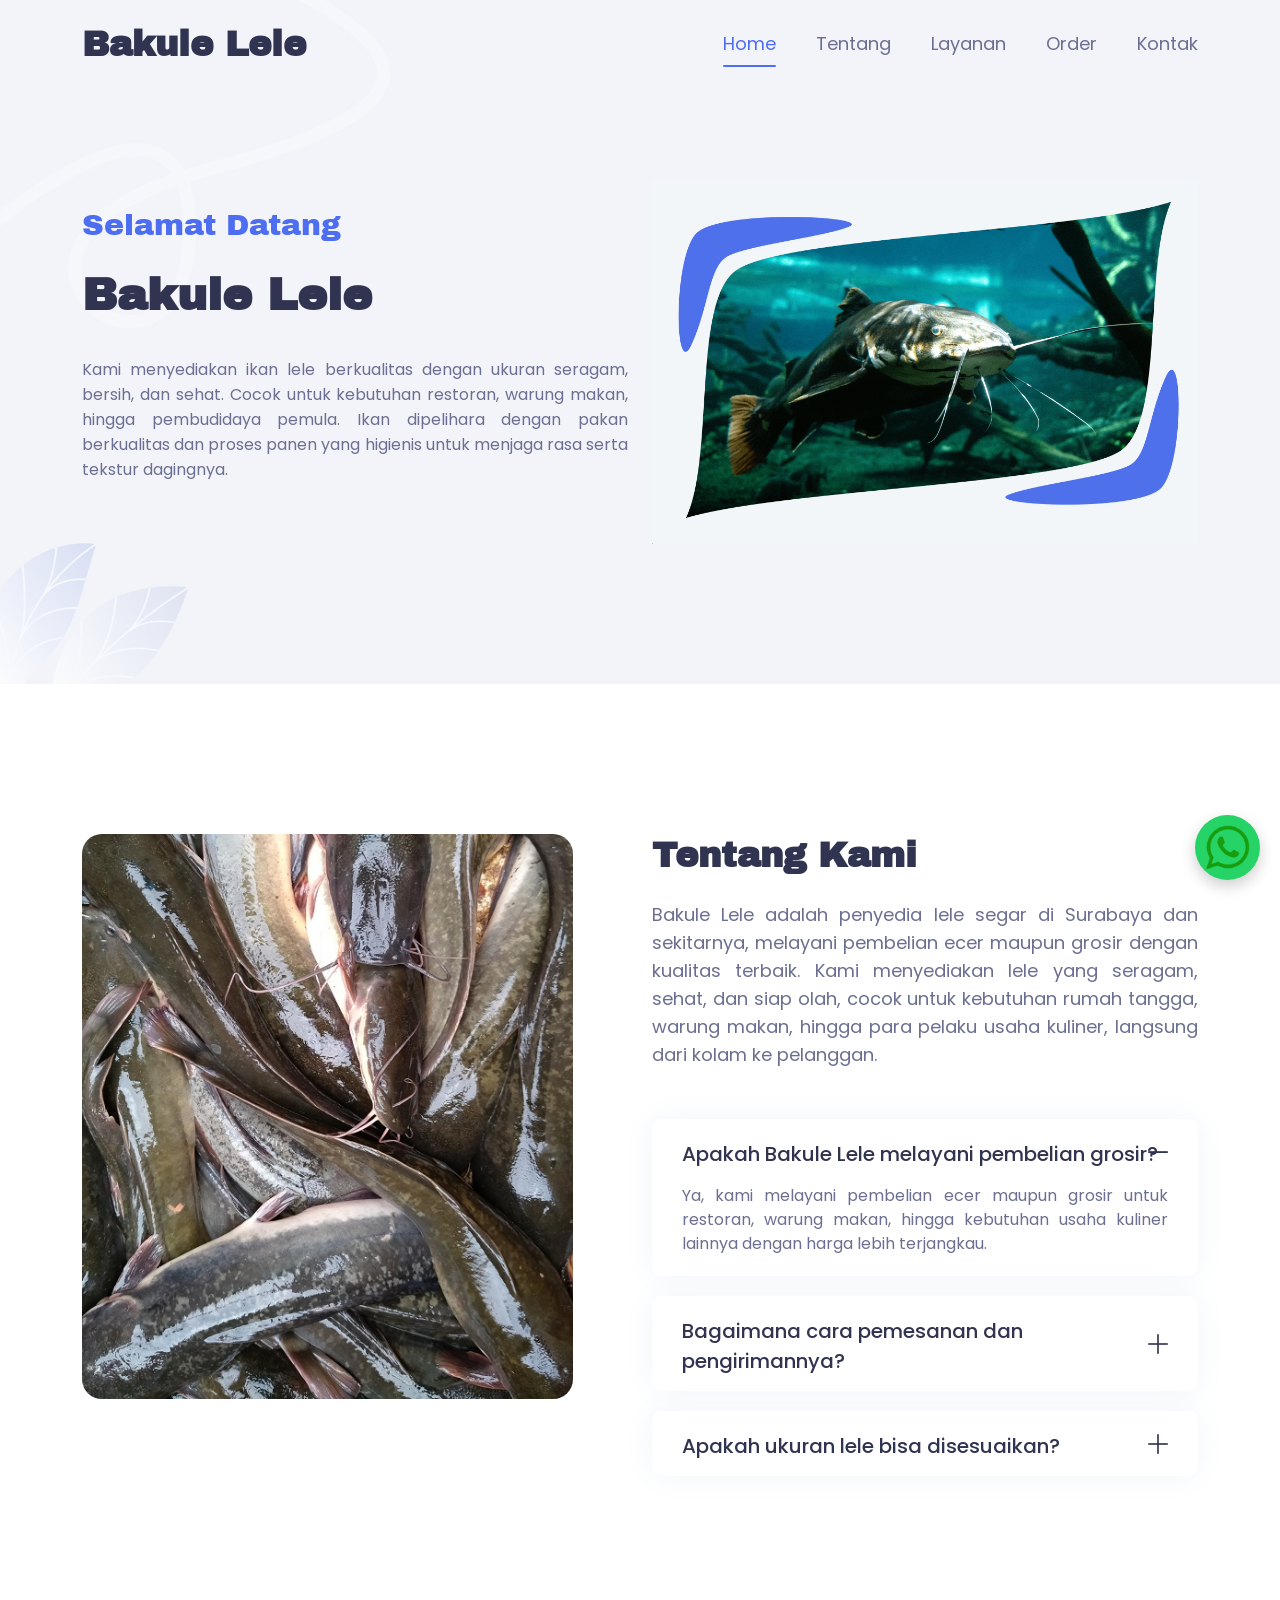
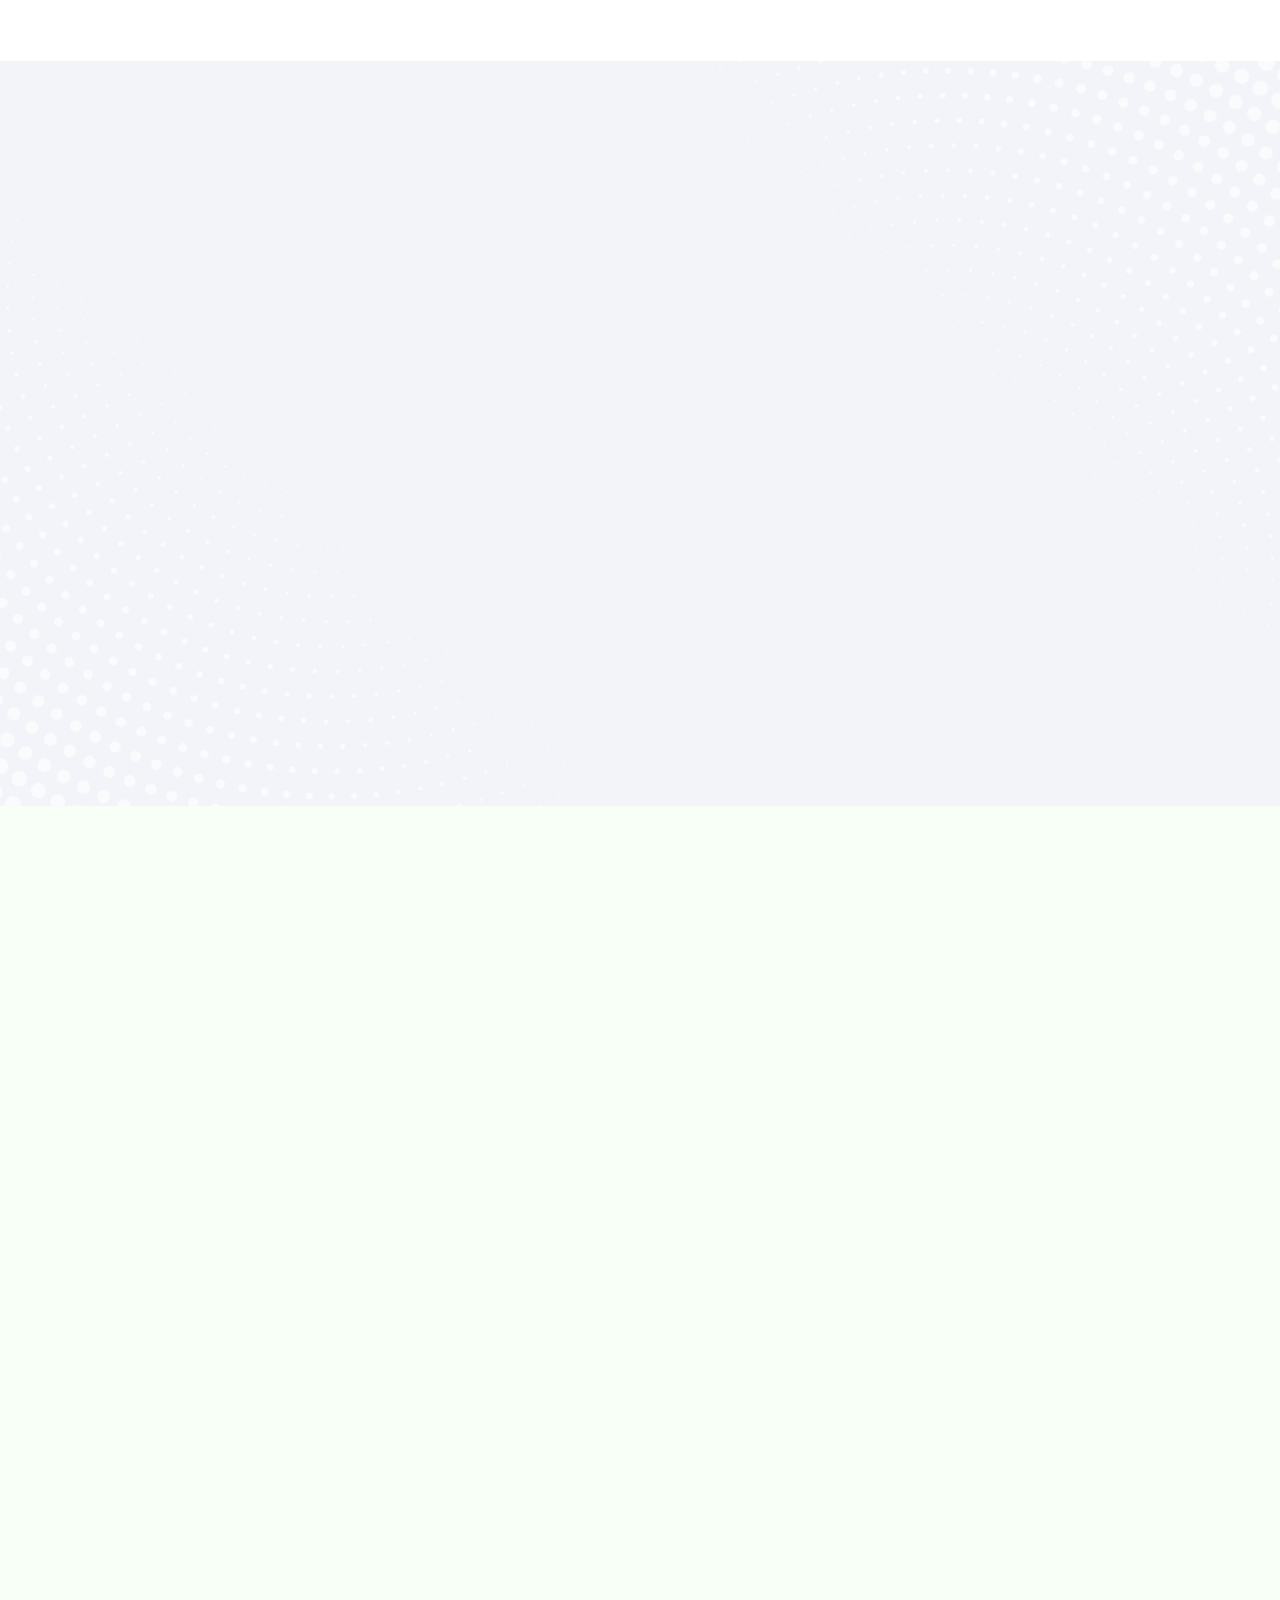
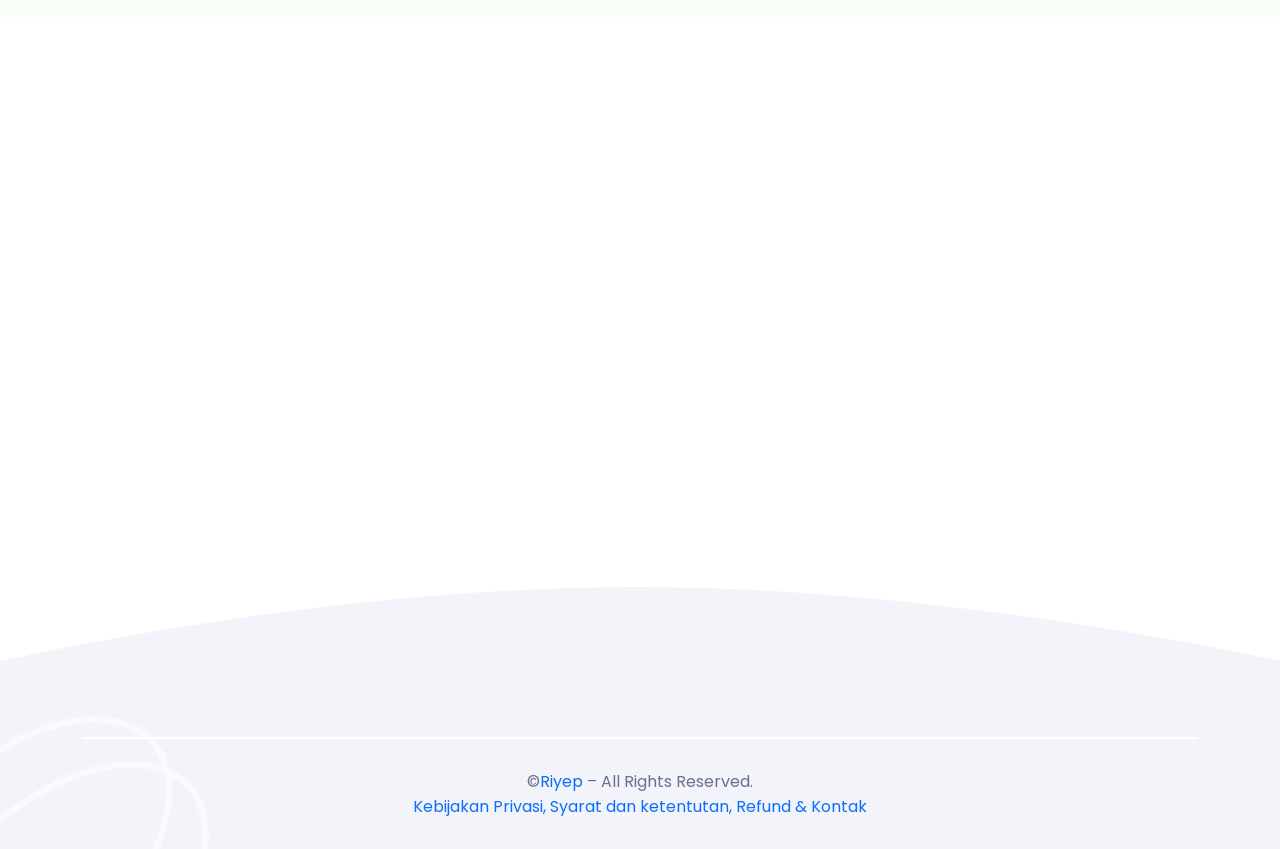
<file: index.html>
<!DOCTYPE html>
<html class="no-js" lang="">

<head>
	<meta charset="utf-8" />
	<meta http-equiv="x-ua-compatible" content="ie=edge" />
	<title>Bakule Lele</title>
	<meta name="description" content="" />
	<meta name="viewport" content="width=device-width, initial-scale=1" />
	<link rel="shortcut icon" type="image/x-icon" href="assets/img/lele-icon.png" />
	<link rel="stylesheet" href="assets/css/bootstrap-5.0.0-beta2.min.css" />
	<link rel="stylesheet" href="assets/css/LineIcons.2.0.css" />
	<link rel="stylesheet" href="assets/css/tiny-slider.css" />
	<link rel="stylesheet" href="assets/css/animate.css" />
	<link rel="stylesheet" href="assets/css/main.css" />
</head>

<script>
	const lelePrice = 25000;

	function formatRupiah(value) {
		return new Intl.NumberFormat('id-ID', {
			style: 'currency',
			currency: 'IDR',
			minimumFractionDigits: 0
		}).format(value);
	}

	function getValidKg(value) {
		const kg = Number(value) || 1;

		if (kg < 1) return 1;
		if (kg > 20) return 20;

		return kg;
	}

	function updateLeleOrder() {
		const input = document.getElementById('leleKg');
		const total = document.getElementById('leleTotal');
		const button = document.getElementById('leleOrderBtn');

		const kg = getValidKg(input.value);
		const price = kg * lelePrice;

		input.value = kg;
		total.textContent = formatRupiah(price);
		button.href = 'checkout.html';
	}

	function changeLeleKg(amount) {
		const input = document.getElementById('leleKg');
		const currentKg = getValidKg(input.value);
		const nextKg = getValidKg(currentKg + amount);

		input.value = nextKg;
		updateLeleOrder();
	}

	function goToCheckout(event) {
		event.preventDefault();

		const kg = getValidKg(document.getElementById('leleKg').value);
		const total = kg * lelePrice;

		const orderDraft = {
			kg: kg,
			total: formatRupiah(total),
			method: 'QRIS'
		};

		localStorage.setItem('bakuleLeleDraftOrder', JSON.stringify(orderDraft));
		window.location.href = 'checkout.html';
	}

	document.addEventListener('DOMContentLoaded', function () {
		updateLeleOrder();

		const button = document.getElementById('leleOrderBtn');
		button.addEventListener('click', goToCheckout);
	});
</script>

<body>

	<header class="header">
		<div class="navbar-area">
			<div class="container">
				<div class="row align-items-center">
					<div class="col-lg-12">
						<nav class="navbar navbar-expand-lg">
							<a class="navbar-brand" href="index.html">
								<h1>Bakule Lele</h1>
							</a>
							<button class="navbar-toggler" type="button" data-bs-toggle="collapse"
								data-bs-target="#navbarSupportedContent" aria-controls="navbarSupportedContent"
								aria-expanded="false" aria-label="Toggle navigation">
								<span class="toggler-icon"></span>
								<span class="toggler-icon"></span>
								<span class="toggler-icon"></span>
							</button>


							<div class="collapse navbar-collapse sub-menu-bar" id="navbarSupportedContent">
								<ul id="nav" class="navbar-nav ms-auto">
									<li class="nav-item">
										<a class="page-scroll active" href="#home">Home</a>
									</li>
									<li class="nav-item">
										<a class="page-scroll" href="#about">Tentang</a>
									</li>
									<li class="nav-item">
										<a class="page-scroll" href="#service">Layanan</a>
									</li>
									<li class="nav-item">
										<a class="page-scroll" href="#order">Order</a>
									</li>
									<li class="nav-item">
										<a class="page-scroll" href="#contact">Kontak</a>
									</li>
								</ul>
							</div>
						</nav>
					</div>
				</div>
			</div>
		</div>
	</header>

	<section id="home" class="hero-section">
		<div class="container">
			<div class="row align-items-center">
				<div class="col-lg-6">
					<div class="hero-content">
						<span class="wow fadeInLeft" data-wow-delay=".5s">Selamat Datang</span>
						<h1 class="wow fadeInUp" data-wow-delay=".5s">
							Bakule Lele
						</h1>
						<p class="wow fadeInUp" data-wow-delay=".5s" style="text-align: justify;">
							Kami menyediakan ikan lele berkualitas dengan ukuran seragam, bersih, dan sehat. Cocok untuk
							kebutuhan restoran, warung makan, hingga pembudidaya pemula. Ikan dipelihara dengan pakan
							berkualitas dan proses panen yang higienis untuk menjaga rasa serta tekstur dagingnya.
						</p>
					</div>
				</div>
				<div class="col-lg-6">
					<div class="hero-img wow fadeInUp" data-wow-delay=".5s">
						<img src="assets/img/hero/lele-home.png" alt="" style="width:100%; max-width:900px;">
					</div>
				</div>
			</div>
		</div>
	</section>

	<section id="about" class="about-section pt-150">
		<div class="container">
			<div class="row">
				<div class="col-lg-6">
					<div class="about-img mb-50 wow fadeInUp" data-wow-delay=".8s">
						<img src="assets/img/about/mengapa.png" alt="about"
							style="width:90%; max-width:900px;border-radius:20px;">
					</div>
				</div>
				<div class="col-lg-6">
					<div class="wow fadeInUp" data-wow-delay=".5s">
						<div class="section-title mb-50">
							<h1 class="mb-25">Tentang Kami</h1>
							<p style="text-align: justify;">
								Bakule Lele adalah penyedia lele segar di Surabaya dan sekitarnya,
								melayani pembelian ecer maupun grosir dengan kualitas terbaik.
								Kami menyediakan lele yang seragam, sehat, dan siap olah, cocok untuk kebutuhan rumah
								tangga, warung makan,
								hingga para pelaku usaha kuliner, langsung dari kolam ke pelanggan.
							</p>
						</div>

						<div class="accordion pb-15" id="accordionExample">

							<!-- FAQ 1 -->
							<div class="single-faq">
								<button class="w-100 text-start" type="button" data-bs-toggle="collapse"
									data-bs-target="#collapseOne" aria-expanded="true" aria-controls="collapseOne">
									Apakah Bakule Lele melayani pembelian grosir?
								</button>
								<div id="collapseOne" class="collapse show" aria-labelledby="headingOne"
									data-bs-parent="#accordionExample">
									<div class="faq-content" style="text-align: justify;">
										Ya, kami melayani pembelian ecer maupun grosir untuk restoran, warung makan,
										hingga kebutuhan usaha
										kuliner lainnya dengan harga lebih terjangkau.
									</div>
								</div>
							</div>

							<!-- FAQ 2 -->
							<div class="single-faq">
								<button class="w-100 text-start collapsed" type="button" data-bs-toggle="collapse"
									data-bs-target="#collapseTwo" aria-expanded="false" aria-controls="collapseTwo">
									Bagaimana cara pemesanan dan pengirimannya?
								</button>
								<div id="collapseTwo" class="collapse" aria-labelledby="headingTwo"
									data-bs-parent="#accordionExample">
									<div class="faq-content" style="text-align: justify;">
										Pemesanan dapat dilakukan melalui WhatsApp, dan kami menyediakan layanan antar
										ke lokasi sesuai permintaan dengan jarak maksimal 5km dari lokasi kami
										atau bisa diambil langsung di tempat kami.
									</div>
								</div>
							</div>

							<!-- FAQ 3 -->
							<div class="single-faq">
								<button class="w-100 text-start collapsed" type="button" data-bs-toggle="collapse"
									data-bs-target="#collapseThree" aria-expanded="false" aria-controls="collapseThree">
									Apakah ukuran lele bisa disesuaikan?
								</button>
								<div id="collapseThree" class="collapse" aria-labelledby="headingThree"
									data-bs-parent="#accordionExample">
									<div class="faq-content" style="text-align: justify;">
										Ya, kami menyediakan lele dengan ukuran seragam sesuai kebutuhan, mulai dari
										ukuran kecil, sedang, hingga besar,
										yang cocok untuk berbagai jenis usaha kuliner.
									</div>
								</div>
							</div>

						</div>
					</div>
				</div>
	</section>

	<section id="service" class="service-section img-bg pt-100 pb-100 mt-150">
		<div class="container wow fadeInDown" data-wow-delay=".5s">
			<div class="row justify-content-center">
				<div class="col-xxl-5 col-xl-6 col-lg-7 col-md-10">
					<div class="section-title text-center mb-50">
						<h1>Mengapa Harus Kami?</h1>
					</div>
				</div>
			</div>

			<div class="row">
				<div class="col-xl-3 col-md-6">
					<div class="single-service">
						<div class="icon color-1">
							<img src="assets/img/logo/logo1.png" alt="Ikon Lele Sehat" style="width:100px;">
						</div>
						<div class="content">
							<h3>Lele Sehat & Seragam</h3>
							<p>Dipilih dari kolam yang terawat, ukuran seragam, bersih, dan siap diolah tanpa bau tanah.
							</p>
						</div>
					</div>
				</div>

				<div class="col-xl-3 col-md-6">
					<div class="single-service">
						<div class="icon color-2">
							<img src="assets/img/logo/logo2.png" alt="Ikon Harga Terjangkau" style="width:55px;">
						</div>
						<div class="content">
							<h3>Harga Lebih Menguntungkan</h3>
							<p>Harga terjangkau untuk pembelian ecer, dan lebih murah untuk pembelian grosir tanpa
								mengurangi kualitas.</p>
						</div>
					</div>
				</div>

				<div class="col-xl-3 col-md-6">
					<div class="single-service">
						<div class="icon color-3">
							<img src="assets/img/logo/logo3.png" alt="Ikon Layanan Antar" style="width:55px;">
						</div>
						<div class="content">
							<h3>Siap Antar Ke Lokasi</h3>
							<p>Kami menyediakan layanan antar untuk area Surabaya dan sekitarnya agar belanja lebih
								praktis.</p>
						</div>
					</div>
				</div>

				<div class="col-xl-3 col-md-6">
					<div class="single-service">
						<div class="icon color-4">
							<img src="assets/img/logo/logo4.svg" alt="Ikon Segar Dipanen" style="width:55px;">
						</div>
						<div class="content">
							<h3>Selalu Segar & Baru Dipanen</h3>
							<p>Lele dipanen setiap hari dengan proses higienis, langsung dari kolam ke pelanggan.</p>
						</div>
					</div>
				</div>
			</div>
		</div>
		</div>
	</section>

	<section id="order" class="order-section img-bg pt-100 pb-100">
		<div class="container">
			<div class="row justify-content-center">
				<div class="col-xxl-6 col-xl-7 col-lg-8 col-md-10">
					<div class="section-title text-center mb-50 wow fadeInDown" data-wow-delay=".2s">
						<h1>Order Lele Sekarang</h1>
						<p>Lele segar siap antar, hitung kebutuhanmu langsung dan kirim pesanan via WhatsApp.</p>
					</div>
				</div>
			</div>

			<div class="order-card wow fadeInUp" data-wow-delay=".3s">
				<div class="row align-items-center">
					<div class="col-lg-6">
						<div class="order-content">
							<span class="order-badge">Harga hari ini</span>
							<h2>Rp25.000 / kg</h2>
							<p>
								Cocok untuk kebutuhan rumah makan, warung pecel lele, katering, atau stok dapur harian.
								Lele dipanen segar dan dikemas rapi sebelum dikirim.
							</p>

							<div class="order-highlights">
								<div>
									<strong>Segar</strong>
									<span>Baru dipanen</span>
								</div>
								<div>
									<strong>Praktis</strong>
									<span>Siap antar</span>
								</div>
								<div>
									<strong>Hemat</strong>
									<span>Rp25.000/kg</span>
								</div>
							</div>
						</div>
					</div>

					<div class="col-lg-6">
						<div class="order-calculator">
							<label for="leleKg">Jumlah pesanan</label>

							<div class="kg-control">
								<button type="button" onclick="changeLeleKg(-1)">-</button>

								<div class="kg-input-wrap">
									<input id="leleKg" type="number" min="1" max="20" value="1"
										oninput="updateLeleOrder()">
									<span>kg</span>
								</div>

								<button type="button" onclick="changeLeleKg(1)">+</button>
							</div>

							<div class="order-total">
								<span>Total pembayaran</span>
								<strong id="leleTotal">Rp25.000</strong>
							</div>

							<a id="leleOrderBtn" class="order-btn" href="#" target="_blank">
								Bayar Sekarang
							</a>
						</div>
					</div>
				</div>
			</div>
		</div>
	</section>

	<section id="contact" class="cta-section img-bg pt-110 pb-60">
		<div class="container">
			<div class="row align-items-center">
				<div class="col-xl-9 col-lg-7">
					<div class="section-title mb-50">
						<h1 class="mb-20 wow fadeInUp" data-wow-delay=".2s">Hubungi kami</h1>
						<p class="wow fadeInUp" data-wow-delay=".4s">Jl. Bogen I No.27, Ploso, Kec. Tambaksari,
						</p>
						<p class="wow fadeInUp" data-wow-delay=".4s">Surabaya, Jawa Timur 60134.</p>
					</div>
				</div>
				<div class="col-xl-3 col-md-6">
					<div class="single-service contact-wa">
						<a href="https://wa.me/6287705630047?text=Halo%2C%20saya%20ingin%20order%20lele"
							target="_blank">
							<div class="icon color-wa wow fadeInUp" data-wow-delay=".4s">
								<img src="assets/img/logo/Logo-WA.png" alt="WhatsApp" style="width:45px;">
							</div>
						</a>
					</div>
				</div>

				<div class="contact_map" style="width: 100%; height: 150px; margin-top: 25px;">
					<div class="gmap_canvas">
						<iframe id="gmap_canvas" src="https://maps.google.com/maps?q=Bakule+Lele+Surabaya&output=embed"
							width="100%" height="160" style="border:0;" allowfullscreen="" loading="lazy"
							referrerpolicy="no-referrer-when-downgrade" style="height: 100px; width: 100%;"></iframe>
					</div>
				</div>
			</div>
		</div>
	</section>

	<footer class="footer">
		<div class="container">
			<div class="copy-right">
				<p>©<a href="https://www.instagram.com/ri.yep" rel="nofollow" target="_blank"> Riyep </a> – All Rights
					Reserved.
					<br>
					<a href="policy.html">Kebijakan Privasi, Syarat dan ketentutan, Refund & Kontak</a>
				</p>
			</div>
		</div>
	</footer>

	<a href="#" class="scroll-top btn-hover">
		<i class="lni lni-chevron-up"></i>
	</a>
	<script src="assets/js/bootstrap-5.0.0-beta2.min.js"></script>
	<script src="assets/js/count-up.min.js"></script>
	<script src="assets/js/tiny-slider.js"></script>
	<script src="assets/js/wow.min.js"></script>
	<script src="assets/js/polifill.js"></script>
	<script src="assets/js/main.js"></script>
	<a href="https://wa.me/6287705630047?text=Halo%2C%20saya%20ingin%20order%20lele" class="wa-floating"
		target="_blank">
		<img src="assets/img/logo/Logo-WA.png" alt="WhatsApp" style="width:45px;">
	</a>
</body>

</html>
</file>
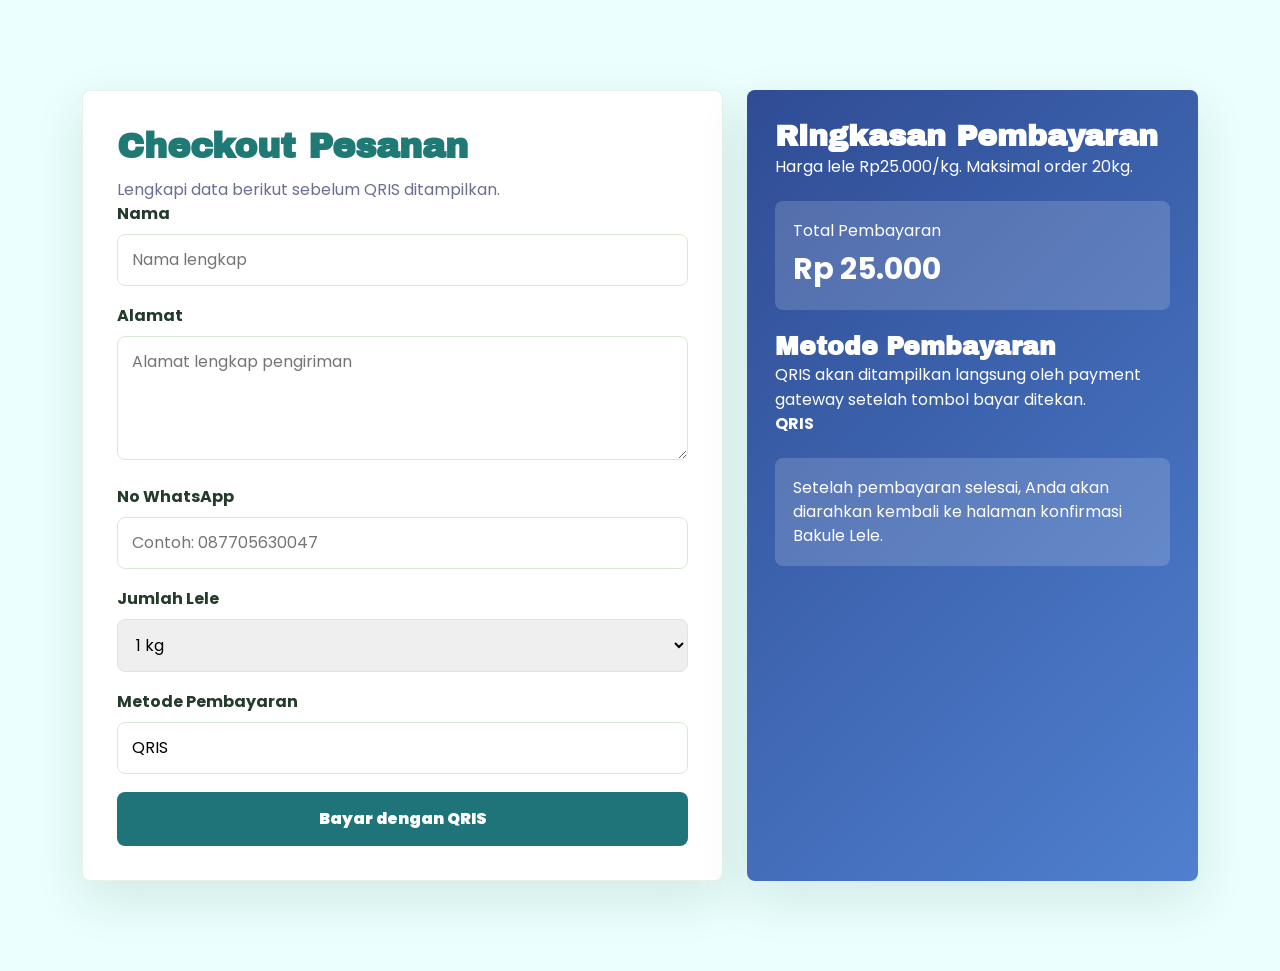
<file: checkout.html>
<!DOCTYPE html>
<html lang="id">

<head>
    <meta charset="UTF-8">
    <meta name="viewport" content="width=device-width, initial-scale=1.0">
    <title>Checkout - Bakule Lele</title>

    <link rel="shortcut icon" type="image/x-icon" href="assets/img/lele-icon.png">
    <link rel="stylesheet" href="assets/css/bootstrap-5.0.0-beta2.min.css">
    <link rel="stylesheet" href="assets/css/main.css">

    <style>
        body {
            background: #ebfffe;
        }
    </style>
</head>

<body>
    <section class="checkout-section">
        <div class="container">
            <div class="row align-items-stretch">
                <div class="col-lg-7">
                    <div class="checkout-card">
                        <h1>Checkout Pesanan</h1>
                        <p>Lengkapi data berikut sebelum QRIS ditampilkan.</p>

                        <form id="checkoutForm">
                            <label for="customerName">Nama</label>
                            <input id="customerName" type="text" placeholder="Nama lengkap" required>

                            <label for="customerAddress">Alamat</label>
                            <textarea id="customerAddress" rows="4" placeholder="Alamat lengkap pengiriman"
                                required></textarea>

                            <label for="customerPhone">No WhatsApp</label>
                            <input id="customerPhone" type="tel" placeholder="Contoh: 087705630047" required>

                            <label for="leleKg">Jumlah Lele</label>
                            <select id="leleKg" required>
                                <option value="1">1 kg</option>
                                <option value="2">2 kg</option>
                                <option value="3">3 kg</option>
                                <option value="4">4 kg</option>
                                <option value="5">5 kg</option>
                                <option value="6">6 kg</option>
                                <option value="7">7 kg</option>
                                <option value="8">8 kg</option>
                                <option value="9">9 kg</option>
                                <option value="10">10 kg</option>
                                <option value="11">11 kg</option>
                                <option value="12">12 kg</option>
                                <option value="13">13 kg</option>
                                <option value="14">14 kg</option>
                                <option value="15">15 kg</option>
                                <option value="16">16 kg</option>
                                <option value="17">17 kg</option>
                                <option value="18">18 kg</option>
                                <option value="19">19 kg</option>
                                <option value="20">20 kg</option>
                            </select>

                            <label for="paymentMethod">Metode Pembayaran</label>
                            <input id="paymentMethod" type="text" value="QRIS" readonly>

                            <button class="checkout-btn" type="submit">Bayar dengan QRIS</button>
                        </form>
                    </div>
                </div>

                <div class="col-lg-5">
                    <div class="payment-box">
                        <h2>Ringkasan Pembayaran</h2>
                        <p>Harga lele Rp25.000/kg. Maksimal order 20kg.</p>

                        <div class="payment-summary">
                            <span>Total Pembayaran</span>
                            <strong id="totalPayment">Rp25.000</strong>
                        </div>

                        <div class="payment-method-box">
                            <h3>Metode Pembayaran</h3>
                            <p>QRIS akan ditampilkan langsung oleh payment gateway setelah tombol bayar ditekan.</p>
                            <strong>QRIS</strong>
                        </div>

                        <div class="qris-hint">
                            Setelah pembayaran selesai, Anda akan diarahkan kembali ke halaman konfirmasi Bakule Lele.
                        </div>
                    </div>
                </div>
            </div>
        </div>
    </section>
    <script>
        const lelePrice = 25000;

        const paymentLinks = {
            1: 'https://payment-gateway.com/lele-1kg',
            2: 'https://payment-gateway.com/lele-2kg',
            3: 'https://payment-gateway.com/lele-3kg',
            4: 'https://payment-gateway.com/lele-4kg',
            5: 'https://payment-gateway.com/lele-5kg',
            6: 'https://payment-gateway.com/lele-6kg',
            7: 'https://payment-gateway.com/lele-7kg',
            8: 'https://payment-gateway.com/lele-8kg',
            9: 'https://payment-gateway.com/lele-9kg',
            10: 'https://payment-gateway.com/lele-10kg',
            11: 'https://payment-gateway.com/lele-11kg',
            12: 'https://payment-gateway.com/lele-12kg',
            13: 'https://payment-gateway.com/lele-13kg',
            14: 'https://payment-gateway.com/lele-14kg',
            15: 'https://payment-gateway.com/lele-15kg',
            16: 'https://payment-gateway.com/lele-16kg',
            17: 'https://payment-gateway.com/lele-17kg',
            18: 'https://payment-gateway.com/lele-18kg',
            19: 'https://payment-gateway.com/lele-19kg',
            20: 'https://payment-gateway.com/lele-20kg'
        };

        function formatRupiah(value) {
            return new Intl.NumberFormat('id-ID', {
                style: 'currency',
                currency: 'IDR',
                minimumFractionDigits: 0
            }).format(value);
        }

        function updateCheckoutTotal() {
            const kg = Number(document.getElementById('leleKg').value) || 1;
            document.getElementById('totalPayment').textContent = formatRupiah(kg * lelePrice);
        }

        document.addEventListener('DOMContentLoaded', function () {
            const draftOrder = JSON.parse(localStorage.getItem('bakuleLeleDraftOrder')) || { kg: 1 };
            const kgInput = document.getElementById('leleKg');

            kgInput.value = draftOrder.kg;
            updateCheckoutTotal();

            kgInput.addEventListener('change', updateCheckoutTotal);

            document.getElementById('checkoutForm').addEventListener('submit', function (event) {
                event.preventDefault();

                if (!this.checkValidity()) {
                    this.reportValidity();
                    return;
                }

                const kg = Number(document.getElementById('leleKg').value) || 1;
                const total = kg * lelePrice;

                const orderData = {
                    name: document.getElementById('customerName').value,
                    address: document.getElementById('customerAddress').value,
                    phone: document.getElementById('customerPhone').value,
                    kg: kg,
                    total: formatRupiah(total),
                    method: 'QRIS',
                    orderTime: new Date().toLocaleString('id-ID', {
                        dateStyle: 'full',
                        timeStyle: 'short'
                    })
                };

                localStorage.setItem('bakuleLeleOrder', JSON.stringify(orderData));
                window.location.href = paymentLinks[kg];
            });
        });
    </script>
</body>

</html>
</file>
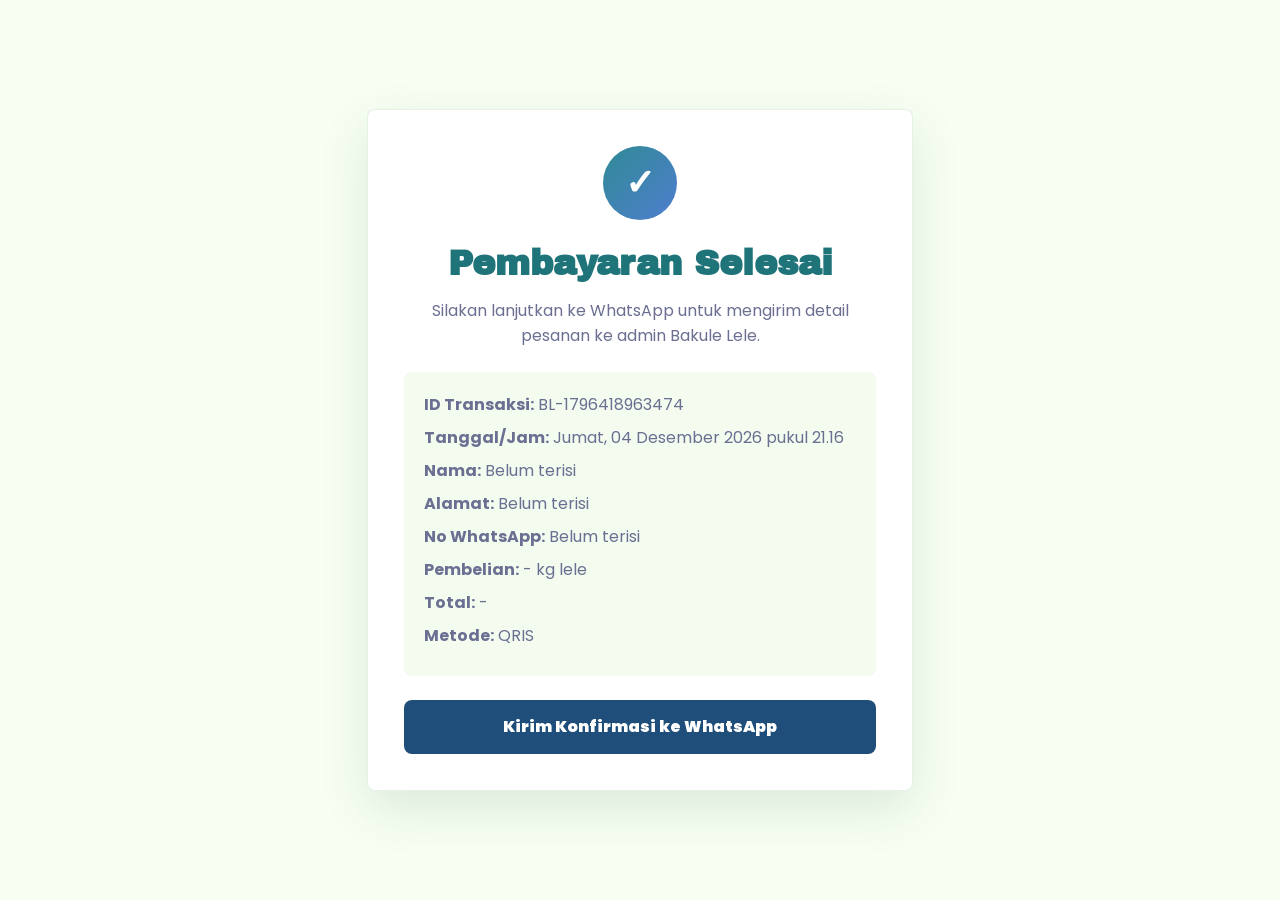
<file: payment.html>
<!DOCTYPE html>
<html lang="id">

<head>
	<meta charset="UTF-8">
	<meta name="viewport" content="width=device-width, initial-scale=1.0">
	<title>Konfirmasi Pembayaran - Bakule Lele</title>
	<link rel="shortcut icon" type="image/x-icon" href="assets/img/lele-icon.png">
	<link rel="stylesheet" href="assets/css/bootstrap-5.0.0-beta2.min.css">
	<link rel="stylesheet" href="assets/css/main.css">

	<style>
		body {
			background: #f7fff3;
		}
	</style>
</head>

<body>
	<section class="payment-success">
		<div class="container">
			<div class="row justify-content-center">
				<div class="col-lg-6">
					<div class="success-card">
						<div class="success-icon">✓</div>
						<h1>Pembayaran Selesai</h1>
						<p>Silakan lanjutkan ke WhatsApp untuk mengirim detail pesanan ke admin Bakule Lele.</p>

						<div class="order-preview" id="orderPreview"></div>

						<a id="waLink" class="wa-btn" href="#" target="_blank">
							Kirim Konfirmasi ke WhatsApp
						</a>
					</div>
				</div>
			</div>
		</div>
	</section>

	<script>
		const adminWhatsApp = '6287705630047';
		const params = new URLSearchParams(window.location.search);

		const gatewayTransactionId =
			params.get('transaction_id') ||
			params.get('order_id') ||
			params.get('invoice_id') ||
			params.get('reference');

		const localTransactionId = `BL-${Date.now()}`;
		const transactionId = gatewayTransactionId || localTransactionId;

		const orderData = JSON.parse(localStorage.getItem('bakuleLeleOrder')) || {
			name: 'Belum terisi',
			address: 'Belum terisi',
			phone: 'Belum terisi',
			kg: '-',
			total: '-',
			method: 'QRIS',
			orderTime: new Date().toLocaleString('id-ID', {
				dateStyle: 'full',
				timeStyle: 'short'
			})
		};

		const message = `Halo Admin Bakule Lele, saya sudah melakukan pembayaran.

ID Transaksi: ${transactionId}
Tanggal/Jam Pesan: ${orderData.orderTime}

Nama: ${orderData.name}
Alamat: ${orderData.address}
No WhatsApp: ${orderData.phone}

Pembelian: ${orderData.kg} kg lele
Total Pembayaran: ${orderData.total}
Metode Pembayaran: ${orderData.method}

Mohon diproses ya.`;

		const waUrl = `https://wa.me/${adminWhatsApp}?text=${encodeURIComponent(message)}`;

		document.getElementById('orderPreview').innerHTML = `
			<p><strong>ID Transaksi:</strong> ${transactionId}</p>
			<p><strong>Tanggal/Jam:</strong> ${orderData.orderTime}</p>
			<p><strong>Nama:</strong> ${orderData.name}</p>
			<p><strong>Alamat:</strong> ${orderData.address}</p>
			<p><strong>No WhatsApp:</strong> ${orderData.phone}</p>
			<p><strong>Pembelian:</strong> ${orderData.kg} kg lele</p>
			<p><strong>Total:</strong> ${orderData.total}</p>
			<p><strong>Metode:</strong> ${orderData.method}</p>
		`;

		document.getElementById('waLink').href = waUrl;
	</script>
</body>

</html>
</file>
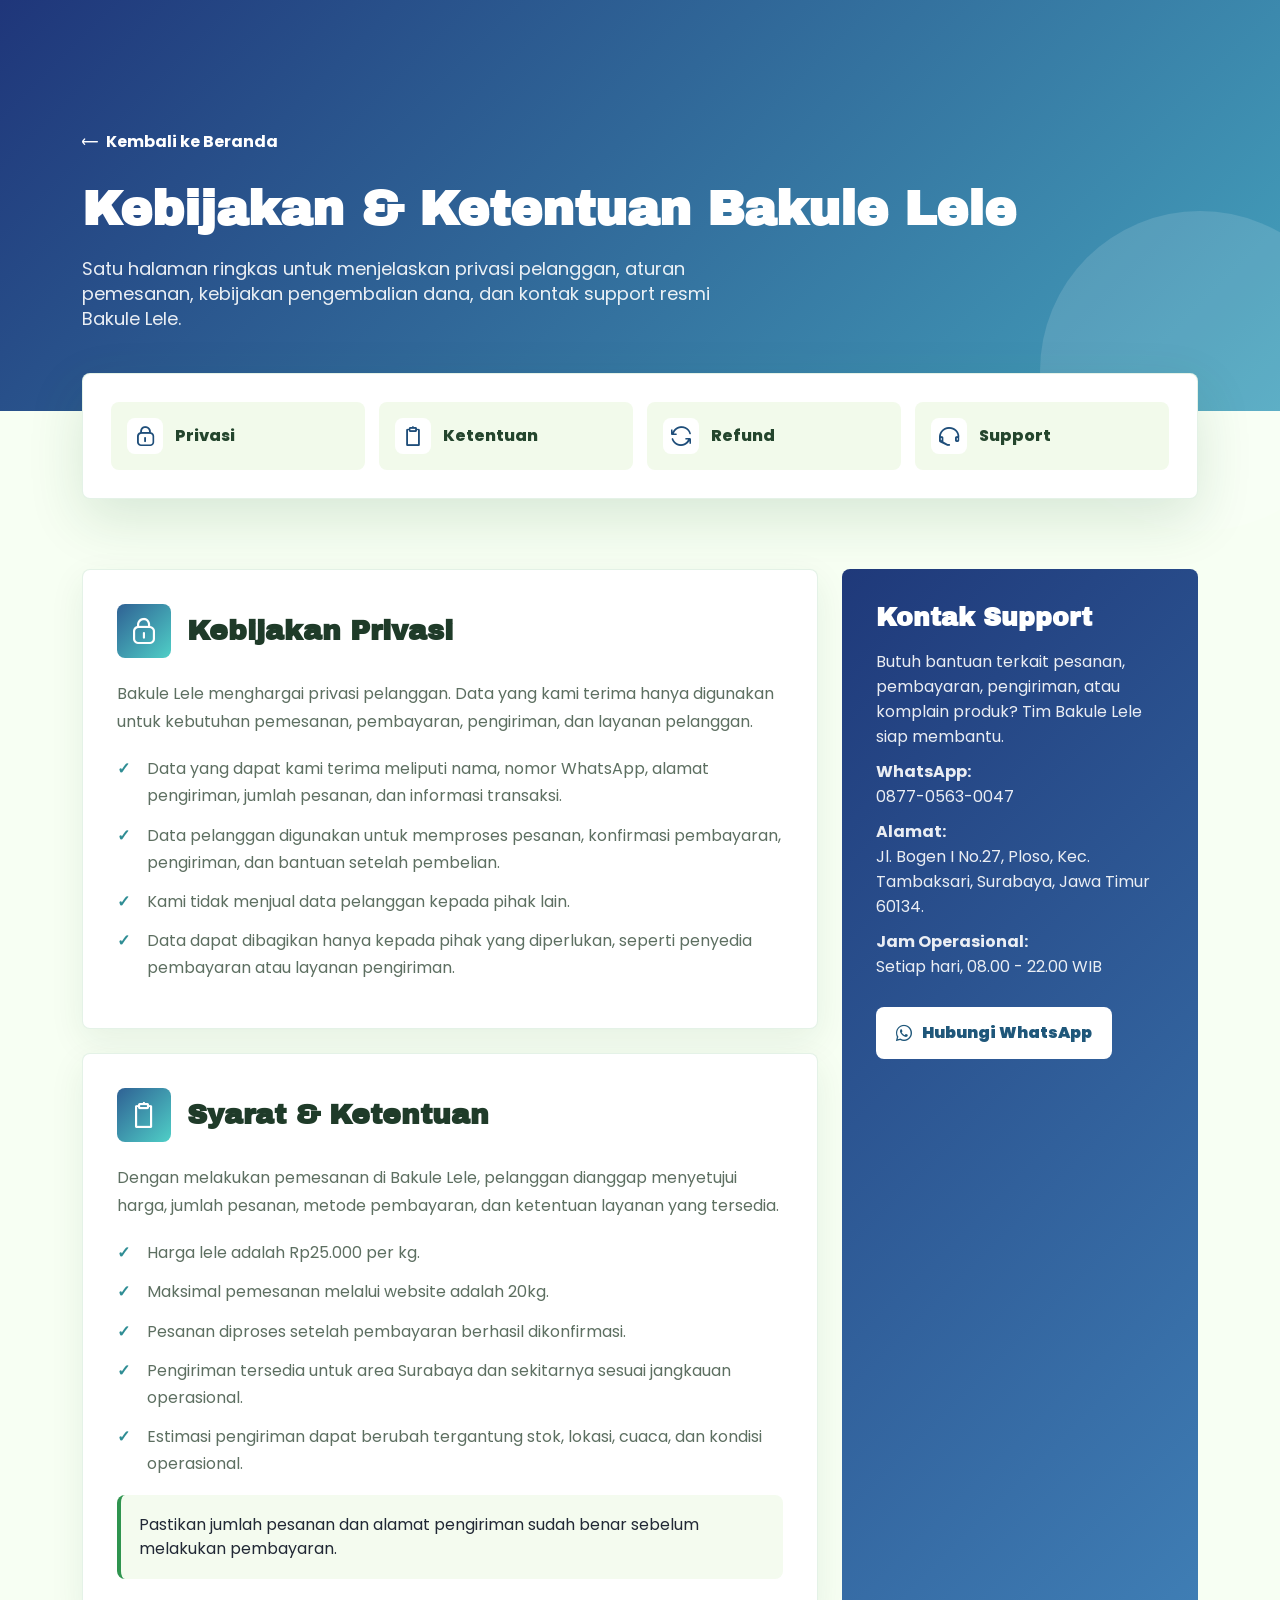
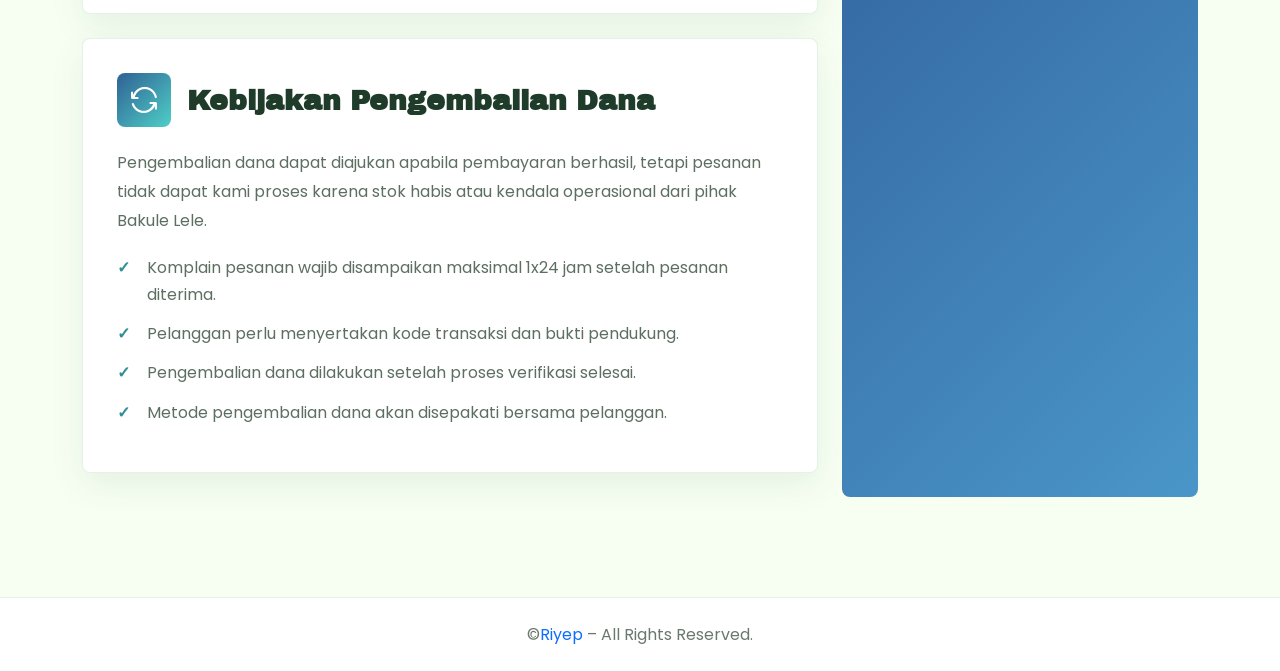
<file: policy.html>
<!DOCTYPE html>
<html lang="id">

<head>
    <meta charset="UTF-8">
    <meta http-equiv="x-ua-compatible" content="ie=edge">
    <meta name="viewport" content="width=device-width, initial-scale=1.0">
    <title>Kebijakan & Ketentuan - Bakule Lele</title>

    <link rel="shortcut icon" type="image/x-icon" href="assets/img/lele-icon.png">
    <link rel="stylesheet" href="assets/css/bootstrap-5.0.0-beta2.min.css">
    <link rel="stylesheet" href="assets/css/LineIcons.2.0.css">
    <link rel="stylesheet" href="assets/css/main.css">

    <style>
    </style>
</head>

<body class="policy-page">

    <section class="policy-hero">
        <div class="container">
            <a href="/" class="policy-back">
                <i class="lni lni-arrow-left"></i>
                Kembali ke Beranda
            </a>

            <h1>Kebijakan & Ketentuan Bakule Lele</h1>
            <p>
                Satu halaman ringkas untuk menjelaskan privasi pelanggan, aturan pemesanan,
                kebijakan pengembalian dana, dan kontak support resmi Bakule Lele.
            </p>
        </div>
    </section>

    <section class="policy-summary">
        <div class="container">
            <div class="policy-summary-card">
                <div class="policy-nav">
                    <a href="#privacy">
                        <i class="lni lni-lock-alt"></i>
                        <span>Privasi</span>
                    </a>
                    <a href="#terms">
                        <i class="lni lni-clipboard"></i>
                        <span>Ketentuan</span>
                    </a>
                    <a href="#refund">
                        <i class="lni lni-reload"></i>
                        <span>Refund</span>
                    </a>
                    <a href="#support">
                        <i class="lni lni-headphone-alt"></i>
                        <span>Support</span>
                    </a>
                </div>
            </div>
        </div>
    </section>

    <main class="policy-content">
        <div class="container">
            <div class="row">
                <div class="col-lg-8">

                    <section id="privacy" class="policy-card">
                        <div class="policy-card-header">
                            <div class="policy-card-icon">
                                <i class="lni lni-lock-alt"></i>
                            </div>
                            <h2>Kebijakan Privasi</h2>
                        </div>

                        <p>
                            Bakule Lele menghargai privasi pelanggan. Data yang kami terima hanya digunakan
                            untuk kebutuhan pemesanan, pembayaran, pengiriman, dan layanan pelanggan.
                        </p>

                        <ul class="policy-list">
                            <li>Data yang dapat kami terima meliputi nama, nomor WhatsApp, alamat pengiriman, jumlah
                                pesanan, dan informasi transaksi.</li>
                            <li>Data pelanggan digunakan untuk memproses pesanan, konfirmasi pembayaran, pengiriman, dan
                                bantuan setelah pembelian.</li>
                            <li>Kami tidak menjual data pelanggan kepada pihak lain.</li>
                            <li>Data dapat dibagikan hanya kepada pihak yang diperlukan, seperti penyedia pembayaran
                                atau layanan pengiriman.</li>
                        </ul>
                    </section>

                    <section id="terms" class="policy-card">
                        <div class="policy-card-header">
                            <div class="policy-card-icon">
                                <i class="lni lni-clipboard"></i>
                            </div>
                            <h2>Syarat & Ketentuan</h2>
                        </div>

                        <p>
                            Dengan melakukan pemesanan di Bakule Lele, pelanggan dianggap menyetujui harga,
                            jumlah pesanan, metode pembayaran, dan ketentuan layanan yang tersedia.
                        </p>

                        <ul class="policy-list">
                            <li>Harga lele adalah Rp25.000 per kg.</li>
                            <li>Maksimal pemesanan melalui website adalah 20kg.</li>
                            <li>Pesanan diproses setelah pembayaran berhasil dikonfirmasi.</li>
                            <li>Pengiriman tersedia untuk area Surabaya dan sekitarnya sesuai jangkauan operasional.
                            </li>
                            <li>Estimasi pengiriman dapat berubah tergantung stok, lokasi, cuaca, dan kondisi
                                operasional.</li>
                        </ul>

                        <div class="policy-info-box">
                            Pastikan jumlah pesanan dan alamat pengiriman sudah benar sebelum melakukan pembayaran.
                        </div>
                    </section>

                    <section id="refund" class="policy-card">
                        <div class="policy-card-header">
                            <div class="policy-card-icon">
                                <i class="lni lni-reload"></i>
                            </div>
                            <h2>Kebijakan Pengembalian Dana</h2>
                        </div>

                        <p>
                            Pengembalian dana dapat diajukan apabila pembayaran berhasil, tetapi pesanan
                            tidak dapat kami proses karena stok habis atau kendala operasional dari pihak Bakule Lele.
                        </p>

                        <ul class="policy-list">
                            <li>Komplain pesanan wajib disampaikan maksimal 1x24 jam setelah pesanan diterima.</li>
                            <li>Pelanggan perlu menyertakan kode transaksi dan bukti pendukung.</li>
                            <li>Pengembalian dana dilakukan setelah proses verifikasi selesai.</li>
                            <li>Metode pengembalian dana akan disepakati bersama pelanggan.</li>
                        </ul>
                    </section>

                </div>

                <div class="col-lg-4">
                    <section id="support" class="policy-contact-card">
                        <h3>Kontak Support</h3>
                        <p>
                            Butuh bantuan terkait pesanan, pembayaran, pengiriman, atau komplain produk?
                            Tim Bakule Lele siap membantu.
                        </p>

                        <p><strong>WhatsApp:</strong><br>0877-0563-0047</p>
                        <p><strong>Alamat:</strong><br>Jl. Bogen I No.27, Ploso, Kec. Tambaksari, Surabaya, Jawa Timur
                            60134.</p>
                        <p><strong>Jam Operasional:</strong><br>Setiap hari, 08.00 - 22.00 WIB</p>

                        <a href="https://wa.me/6287705630047?text=Halo%2C%20saya%20butuh%20bantuan%20terkait%20Bakule%20Lele"
                            target="_blank" class="policy-wa-btn">
                            <i class="lni lni-whatsapp"></i>
                            Hubungi WhatsApp
                        </a>
                    </section>
                </div>
            </div>
        </div>
    </main>

    <footer class="policy-footer">
        <div class="container">
            <p>©<a href="https://www.instagram.com/ri.yep" rel="nofollow" target="_blank"> Riyep </a> – All Rights Reserved.</p>
        </div>
    </footer>

    <a href="#" class="scroll-top btn-hover">
        <i class="lni lni-chevron-up"></i>
    </a>

    <script src="assets/js/bootstrap-5.0.0-beta2.min.js"></script>
    <script src="assets/js/main.js"></script>
</body>

</html>
</file>
<file: assets/css/tiny-slider.css>
.tns-outer{padding:0 !important}.tns-outer [hidden]{display:none !important}.tns-outer [aria-controls],.tns-outer [data-action]{cursor:pointer}.tns-slider{-webkit-transition:all 0s;-moz-transition:all 0s;transition:all 0s}.tns-slider>.tns-item{-webkit-box-sizing:border-box;-moz-box-sizing:border-box;box-sizing:border-box}.tns-horizontal.tns-subpixel{white-space:nowrap}.tns-horizontal.tns-subpixel>.tns-item{display:inline-block;vertical-align:top;white-space:normal}.tns-horizontal.tns-no-subpixel:after{content:'';display:table;clear:both}.tns-horizontal.tns-no-subpixel>.tns-item{float:left}.tns-horizontal.tns-carousel.tns-no-subpixel>.tns-item{margin-right:-100%}.tns-no-calc{position:relative;left:0}.tns-gallery{position:relative;left:0;min-height:1px}.tns-gallery>.tns-item{position:absolute;left:-100%;-webkit-transition:transform 0s, opacity 0s;-moz-transition:transform 0s, opacity 0s;transition:transform 0s, opacity 0s}.tns-gallery>.tns-slide-active{position:relative;left:auto !important}.tns-gallery>.tns-moving{-webkit-transition:all 0.25s;-moz-transition:all 0.25s;transition:all 0.25s}.tns-autowidth{display:inline-block}.tns-lazy-img{-webkit-transition:opacity 0.6s;-moz-transition:opacity 0.6s;transition:opacity 0.6s;opacity:0.6}.tns-lazy-img.tns-complete{opacity:1}.tns-ah{-webkit-transition:height 0s;-moz-transition:height 0s;transition:height 0s}.tns-ovh{overflow:hidden}.tns-visually-hidden{position:absolute;left:-10000em}.tns-transparent{opacity:0;visibility:hidden}.tns-fadeIn{opacity:1;filter:alpha(opacity=100);z-index:0}.tns-normal,.tns-fadeOut{opacity:0;filter:alpha(opacity=0);z-index:-1}.tns-vpfix{white-space:nowrap}.tns-vpfix>div,.tns-vpfix>li{display:inline-block}.tns-t-subp2{margin:0 auto;width:310px;position:relative;height:10px;overflow:hidden}.tns-t-ct{width:2333.3333333%;width:-webkit-calc(100% * 70 / 3);width:-moz-calc(100% * 70 / 3);width:calc(100% * 70 / 3);position:absolute;right:0}.tns-t-ct:after{content:'';display:table;clear:both}.tns-t-ct>div{width:1.4285714%;width:-webkit-calc(100% / 70);width:-moz-calc(100% / 70);width:calc(100% / 70);height:10px;float:left}

/*# sourceMappingURL=sourcemaps/tiny-slider.css.map */
</file>
<file: assets/css/main.css>
@import url("https://fonts.googleapis.com/css2?family=Archivo+Black&family=Archivo:wght@400;500;600;700&family=Poppins:wght@400;500;600;700&display=swap");

.counter-up-section .counter-up-content .counter-up-wrapper .single-counter .icon,
.footer .widget-wrapper .footer-widget .socials li a {
  display: flex;
  justify-content: center;
  align-items: center;
}

/*===========================
    01.COMMON css 
===========================*/
html {
  scroll-behavior: smooth;
}

body {
  font-family: "Poppins", sans-serif;
  font-weight: normal;
  font-style: normal;
  color: #6B6F92;
  overflow-x: hidden;
}

* {
  margin: 0;
  padding: 0;
  box-sizing: border-box;
}

a:focus,
input:focus,
textarea:focus,
button:focus,
.btn:focus,
.btn.focus,
.btn:not(:disabled):not(.disabled).active,
.btn:not(:disabled):not(.disabled):active {
  text-decoration: none;
  outline: none;
  box-shadow: none;
}

a:hover {
  color: #4E6EF1;
}

a {
  transition: all 0.3s ease-out 0s;
}

a,
a:focus,
a:hover {
  text-decoration: none;
}

i,
span,
a {
  display: inline-block;
}

audio,
canvas,
iframe,
img,
svg,
video {
  vertical-align: middle;
}

h1,
h2,
h3,
h4,
h5,
h6 {
  font-family: "Archivo Black", sans-serif;
  font-weight: 700;
  margin: 0px;
  color: #313450;
}

.section-title p {
  font-size: 18px;
  line-height: 28px;
}

h1 a,
h2 a,
h3 a,
h4 a,
h5 a,
h6 a {
  color: inherit;
}

h1 {
  font-size: 35px;
}

h2 {
  font-size: 30px;
}

h3 {
  font-size: 25px;
}

h4 {
  font-size: 20px;
}

h5 {
  font-size: 18px;
}

h6 {
  font-size: 16px;
}

ul,
ol {
  margin: 0px;
  padding: 0px;
  list-style-type: none;
}

p {
  font-size: 16px;
  font-weight: 400;
  line-height: 25px;
  margin: 0px;
}

.img-bg {
  background-position: center center;
  background-size: cover;
  background-repeat: no-repeat;
  width: 100%;
  height: 100%;
}

.error {
  color: orangered;
}

.success {
  color: green;
}

/*===== All Button Style =====*/
.main-btn {
  display: inline-block;
  font-weight: 500;
  text-align: center;
  white-space: nowrap;
  vertical-align: middle;
  user-select: none;
  padding: 20px 40px;
  font-size: 18px;
  border-radius: 50px;
  color: #fff;
  cursor: pointer;
  z-index: 5;
  transition: all .4s ease-in-out;
  border: none;
  background: #4E6EF1;
  overflow: hidden;
}

.main-btn:hover {
  color: #fff;
}

.main-btn.border-btn {
  border: 2px solid #4E6EF1;
  background: transparent;
  color: #313450;
}

.btn-hover {
  position: relative;
  overflow: hidden;
}

.btn-hover::after {
  content: '';
  position: absolute;
  width: 0%;
  height: 0%;
  border-radius: 50%;
  background: rgba(0, 0, 0, 0.05);
  top: 50%;
  left: 50%;
  padding: 50%;
  z-index: -1;
  transition: all 0.3s ease-out 0s;
  transform: translate3d(-50%, -50%, 0) scale(0);
}

.btn-hover:hover::after {
  transform: translate3d(-50%, -50%, 0) scale(1.3);
}

.scroll-top {
  width: 45px;
  height: 45px;
  background: #4E6EF1;
  display: none;
  justify-content: center;
  align-items: center;
  font-size: 18px;
  color: #fff;
  border-radius: 5px;
  position: fixed;
  bottom: 30px;
  right: 30px;
  z-index: 9;
  cursor: pointer;
  transition: all 0.3s ease-out 0s;
}

.scroll-top:hover {
  color: #fff;
  background: rgba(78, 110, 241, 0.8);
}

@keyframes animation1 {
  0% {
    transform: translateY(30px);
  }

  50% {
    transform: translateY(-30px);
  }

  100% {
    transform: translateY(30px);
  }
}

/*===== All Preloader Style =====*/
.preloader {
  /* Body Overlay */
  position: fixed;
  top: 0;
  left: 0;
  display: table;
  height: 100%;
  width: 100%;
  /* Change Background Color */
  background: #fff;
  z-index: 99999;
}

.preloader .loader {
  display: table-cell;
  vertical-align: middle;
  text-align: center;
}

.preloader .loader .spinner {
  position: absolute;
  left: 50%;
  top: 50%;
  width: 64px;
  margin-left: -32px;
  z-index: 18;
  pointer-events: none;
}

.preloader .loader .spinner .spinner-container {
  pointer-events: none;
  position: absolute;
  width: 100%;
  padding-bottom: 100%;
  top: 50%;
  left: 50%;
  margin-top: -50%;
  margin-left: -50%;
  animation: spinner-linspin 1568.2353ms linear infinite;
}

.preloader .loader .spinner .spinner-container .spinner-rotator {
  position: absolute;
  width: 100%;
  height: 100%;
  animation: spinner-easespin 5332ms cubic-bezier(0.4, 0, 0.2, 1) infinite both;
}

.preloader .loader .spinner .spinner-container .spinner-rotator .spinner-left {
  position: absolute;
  top: 0;
  left: 0;
  bottom: 0;
  overflow: hidden;
  right: 50%;
}

.preloader .loader .spinner .spinner-container .spinner-rotator .spinner-right {
  position: absolute;
  top: 0;
  right: 0;
  bottom: 0;
  overflow: hidden;
  left: 50%;
}

.preloader .loader .spinner-circle {
  box-sizing: border-box;
  position: absolute;
  width: 200%;
  height: 100%;
  border-style: solid;
  /* Spinner Color */
  border-color: #4E6EF1 #4E6EF1 #ddd;
  border-radius: 50%;
  border-width: 6px;
}

.preloader .loader .spinner-left .spinner-circle {
  left: 0;
  right: -100%;
  border-right-color: #ddd;
  animation: spinner-left-spin 1333ms cubic-bezier(0.4, 0, 0.2, 1) infinite both;
}

.preloader .loader .spinner-right .spinner-circle {
  left: -100%;
  right: 0;
  border-left-color: #ddd;
  animation: right-spin 1333ms cubic-bezier(0.4, 0, 0.2, 1) infinite both;
}

/* Preloader Animations */

@keyframes spinner-linspin {
  to {
    transform: rotate(360deg);
  }
}

@keyframes spinner-easespin {
  12.5% {
    transform: rotate(135deg);
  }

  25% {
    transform: rotate(270deg);
  }

  37.5% {
    transform: rotate(405deg);
  }

  50% {
    transform: rotate(540deg);
  }

  62.5% {
    transform: rotate(675deg);
  }

  75% {
    transform: rotate(810deg);
  }

  87.5% {
    transform: rotate(945deg);
  }

  to {
    transform: rotate(1080deg);
  }
}

@keyframes spinner-left-spin {
  0% {
    transform: rotate(130deg);
  }

  50% {
    transform: rotate(-5deg);
  }

  to {
    transform: rotate(130deg);
  }
}

@keyframes right-spin {
  0% {
    transform: rotate(-130deg);
  }

  50% {
    transform: rotate(5deg);
  }

  to {
    transform: rotate(-130deg);
  }
}

/*===========================
    02.HEADER css 
===========================*/
/*===== NAVBAR =====*/
.navbar-area {
  position: absolute;
  top: 0;
  left: 0;
  width: 100%;
  z-index: 99;
  transition: all 0.3s ease-out 0s;
}

.sticky {
  position: fixed;
  z-index: 99;
  background-color: #fff;
  box-shadow: 0px 20px 50px 0px rgba(0, 0, 0, 0.05);
  transition: all 0.3s ease-out 0s;
}

.sticky .navbar {
  padding: 17px 0;
}

@media only screen and (min-width: 768px) and (max-width: 991px),
(max-width: 767px) {
  .sticky .navbar {
    padding: 15px 0;
  }
}

.sticky .navbar .navbar-nav .nav-item a {
  color: #313450;
}

.sticky .navbar .navbar-toggler .toggler-icon {
  background: #313450;
}

.navbar {
  padding: 0;
  border-radius: 5px;
  position: relative;
  transition: all 0.3s ease-out 0s;
  padding: 20px 0;
}

@media only screen and (min-width: 768px) and (max-width: 991px),
(max-width: 767px) {
  .navbar {
    padding: 17px 0;
  }
}

.navbar-brand {
  padding: 0;
}

.navbar-brand img {
  max-width: 180px;
}

.navbar-toggler {
  padding: 0;
}

.navbar-toggler:focus {
  outline: none;
  box-shadow: none;
}

.navbar-toggler .toggler-icon {
  width: 30px;
  height: 2px;
  background-color: #313450;
  display: block;
  margin: 5px 0;
  position: relative;
  transition: all 0.3s ease-out 0s;
}

.navbar-toggler.active .toggler-icon:nth-of-type(1) {
  transform: rotate(45deg);
  top: 7px;
}

.navbar-toggler.active .toggler-icon:nth-of-type(2) {
  opacity: 0;
}

.navbar-toggler.active .toggler-icon:nth-of-type(3) {
  transform: rotate(135deg);
  top: -7px;
}

@media only screen and (min-width: 768px) and (max-width: 991px),
(max-width: 767px) {
  .navbar-collapse {
    position: absolute;
    top: 100%;
    left: 0;
    width: 100%;
    background-color: #fff;
    z-index: 9;
    box-shadow: 0px 15px 20px 0px rgba(0, 0, 0, 0.1);
    padding: 5px 12px;
  }
}

.navbar-nav .nav-item {
  position: relative;
  margin-left: 40px;
}

@media only screen and (min-width: 768px) and (max-width: 991px),
(max-width: 767px) {
  .navbar-nav .nav-item {
    margin-left: 20px;
  }
}

.navbar-nav .nav-item a {
  font-size: 18px;
  font-weight: 400;
  color: #6B6F92;
  transition: all 0.3s ease-out 0s;
  padding: 10px 0;
  position: relative;
}

@media only screen and (min-width: 768px) and (max-width: 991px),
(max-width: 767px) {
  .navbar-nav .nav-item a {
    display: inline-block;
    padding: 6px 0px;
    color: #6B6F92;
  }
}

.navbar-nav .nav-item a::before {
  content: '';
  position: absolute;
  bottom: 0;
  right: 0;
  left: auto;
  width: 0;
  height: 2px;
  background: #4E6EF1;
  z-index: -1;
  opacity: 0;
  border-radius: 10px;
  transition: all 0.3s ease-out 0s;
}

.navbar-nav .nav-item a:hover,
.navbar-nav .nav-item a.active {
  color: #4E6EF1;
}

.navbar-nav .nav-item a:hover::before,
.navbar-nav .nav-item a.active::before {
  right: auto;
  left: 0;
  opacity: 1;
  width: 100%;
}

.navbar-nav .nav-item:hover .sub-menu {
  top: 100%;
  opacity: 1;
  visibility: visible;
}

@media only screen and (min-width: 768px) and (max-width: 991px) {
  .navbar-nav .nav-item:hover .sub-menu {
    top: 0;
  }
}

@media (max-width: 767px) {
  .navbar-nav .nav-item:hover .sub-menu {
    top: 0;
  }
}

.navbar-nav .nav-item .sub-menu {
  width: 200px;
  background-color: #fff;
  box-shadow: 0px 0px 20px 0px rgba(0, 0, 0, 0.1);
  position: absolute;
  top: 110%;
  left: 0;
  opacity: 0;
  visibility: hidden;
  transition: all 0.3s ease-out 0s;
}

@media only screen and (min-width: 768px) and (max-width: 991px) {
  .navbar-nav .nav-item .sub-menu {
    position: relative;
    width: 100%;
    top: 0;
    display: none;
    opacity: 1;
    visibility: visible;
  }
}

@media (max-width: 767px) {
  .navbar-nav .nav-item .sub-menu {
    position: relative;
    width: 100%;
    top: 0;
    display: none;
    opacity: 1;
    visibility: visible;
  }
}

.navbar-nav .nav-item .sub-menu li {
  display: block;
}

.navbar-nav .nav-item .sub-menu li a {
  display: block;
  padding: 8px 20px;
  color: #222;
}

.navbar-nav .nav-item .sub-menu li a.active,
.navbar-nav .nav-item .sub-menu li a:hover {
  padding-left: 25px;
  color: #4E6EF1;
}

.navbar-nav .sub-nav-toggler {
  display: none;
}

@media only screen and (min-width: 768px) and (max-width: 991px) {
  .navbar-nav .sub-nav-toggler {
    display: block;
    position: absolute;
    right: 0;
    top: 0;
    background: none;
    color: #222;
    font-size: 18px;
    border: 0;
    width: 30px;
    height: 30px;
  }
}

@media (max-width: 767px) {
  .navbar-nav .sub-nav-toggler {
    display: block;
    position: absolute;
    right: 0;
    top: 0;
    background: none;
    color: #222;
    font-size: 18px;
    border: 0;
    width: 30px;
    height: 30px;
  }
}

.navbar-nav .sub-nav-toggler span {
  width: 8px;
  height: 8px;
  border-left: 1px solid #222;
  border-bottom: 1px solid #222;
  transform: rotate(-45deg);
  position: relative;
  top: -5px;
}

.order-section {
  position: relative;
  background: #f8fff6;
  overflow: hidden;
}

.order-card {
  background: #ffffff;
  border-radius: 8px;
  padding: 45px;
  box-shadow: 0 20px 60px rgba(20, 84, 45, 0.12);
  border: 1px solid rgba(64, 160, 86, 0.16);
}

.order-badge {
  display: inline-block;
  background: #e8f8df;
  color: #11629f;
  font-weight: 700;
  padding: 8px 16px;
  border-radius: 8px;
  margin-bottom: 18px;
}

.order-content h2 {
  font-size: 46px;
  color: #11629f;
  margin-bottom: 18px;
}

.order-content p {
  color: #5f6f63;
  margin-bottom: 28px;
}

.order-highlights {
  display: grid;
  grid-template-columns: repeat(3, 1fr);
  gap: 14px;
}

.order-highlights div {
  background: #f4fbef;
  border-radius: 8px;
  padding: 16px;
}

.order-highlights strong,
.order-highlights span {
  display: block;
}

.order-highlights strong {
  color: #1f7a94;
  font-size: 18px;
}

.order-highlights span {
  color: #6f7f72;
  font-size: 14px;
}

.order-calculator {
  background: linear-gradient(135deg, #0a3cd0, #4fbecf);
  border-radius: 8px;
  padding: 34px;
  color: #ffffff;
}

.order-calculator label {
  font-weight: 700;
  margin-bottom: 12px;
  display: block;
}

.kg-control {
  display: grid;
  grid-template-columns: 48px 1fr 48px;
  gap: 10px;
  align-items: center;
  margin-bottom: 24px;
}

.kg-control button {
  height: 52px;
  border: 0;
  border-radius: 8px;
  background: #ffffff;
  color: #48e1ee;
  font-size: 24px;
  font-weight: 700;
  cursor: pointer;
}

.kg-input-wrap {
  height: 52px;
  display: flex;
  align-items: center;
  background: #ffffff;
  border-radius: 8px;
  overflow: hidden;
}

.kg-input-wrap input {
  width: 100%;
  height: 100%;
  border: 0;
  text-align: center;
  color: #22353b;
  font-size: 22px;
  font-weight: 700;
  outline: none;
}

.kg-input-wrap span {
  padding-right: 16px;
  color: #253035;
  font-weight: 700;
}

.order-total {
  background: rgba(255, 255, 255, 0.16);
  border-radius: 8px;
  padding: 18px;
  margin-bottom: 22px;
}

.order-total span,
.order-total strong {
  display: block;
}

.order-total strong {
  font-size: 34px;
  margin-top: 4px;
}

.order-btn {
  display: block;
  width: 100%;
  background: #ffffff;
  color: #5eccea;
  text-align: center;
  font-weight: 800;
  padding: 15px 20px;
  border-radius: 8px;
}

.order-btn:hover {
  color: #5eccea;
}

.order-calculator small {
  display: block;
  margin-top: 14px;
  color: rgba(255, 255, 255, 0.86);
}

@media (max-width: 991px) {
  .order-card {
    padding: 32px;
  }

  .order-content {
    margin-bottom: 32px;
  }
}

@media (max-width: 575px) {

  .order-card,
  .order-calculator {
    padding: 24px;
  }

  .order-content h2 {
    font-size: 34px;
  }

  .order-highlights {
    grid-template-columns: 1fr;
  }

  .kg-control {
    grid-template-columns: 44px 1fr 34px 44px;
  }

  .order-total strong {
    font-size: 28px;
  }
}

/* ========== CONTACT WA FOLLOW SERVICE STYLE ========== */
.contact-wa.single-service {
  text-align: center;
  padding: 50px 30px;
  border-radius: 10px;
  background: #fff;
  margin-bottom: 30px;
  transition: all 0.3s ease-out;
}

.contact-wa .icon {
  background: #98f6a6;
  border-radius: 50%;
  width: 95px;
  height: 95px;
  display: flex;
  justify-content: center;
  align-items: center;
  margin: auto;
  transition: all 0.3s ease-out;
}

.contact-wa:hover .icon {
  background: #25D366;
  box-shadow: 0 10px 20px rgba(37, 211, 102, 0.4);
  transform: translateY(-7px);
}

.contact-wa .icon img {
  transition: all 0.3s ease-out;
}

.contact-wa:hover .icon img {
  transform: scale(1.15);
}

.wa-floating {
  position: fixed;
  bottom: 20px;
  right: 20px;
  width: 65px;
  height: 65px;
  background: #25D366;
  border-radius: 50%;
  display: flex;
  justify-content: center;
  align-items: center;
  box-shadow: 0 6px 15px rgba(0, 0, 0, 0.2);
  z-index: 9999;
  transition: 0.3s;
}

.wa-floating:hover {
  transform: scale(1.1);
  box-shadow: 0 8px 18px rgba(0, 0, 0, 0.3);
}

.wa-floating {
  animation: waBounce 2s infinite;
}

@keyframes waBounce {
  0% {
    transform: translateY(0);
  }

  50% {
    transform: translateY(-5px);
  }

  100% {
    transform: translateY(0);
  }
}

/* checkout */

.checkout-section {
  min-height: 100vh;
  padding: 90px 0;
}

.checkout-card,
.payment-box {
  border-radius: 8px;
  box-shadow: 0 18px 50px rgba(27, 73, 40, 0.12);
}

.checkout-card {
  background: #ffffff;
  padding: 34px;
  border: 1px solid rgba(64, 160, 86, 0.14);
}

.checkout-card h1 {
  color: #1f7a75;
  margin-bottom: 10px;
}

.checkout-card label {
  display: block;
  font-weight: 700;
  color: #223b2a;
  margin-bottom: 8px;
}

.checkout-card input,
.checkout-card textarea,
.checkout-card select {
  width: 100%;
  border: 1px solid #dbe8d3;
  border-radius: 8px;
  padding: 13px 14px;
  margin-bottom: 18px;
  outline: none;
}

.checkout-card input:focus,
.checkout-card textarea:focus,
.checkout-card select:focus {
  border-color: #2f8f94;
}

.checkout-btn {
  width: 100%;
  border: 0;
  border-radius: 8px;
  padding: 15px 20px;
  background: #1f747a;
  color: #ffffff;
  font-weight: 900;
  text-align: center;
  display: inline-block;
  cursor: pointer;
}

.checkout-btn:hover {
  background: #14572b;
  color: #ffffff;
}

.payment-box {
  background: linear-gradient(135deg, #2f4c94, #4f80cf);
  padding: 28px;
  color: #ffffff;
  height: 100%;
}

.payment-box h2,
.payment-box h3 {
  color: #ffffff;
}

.payment-summary,
.qris-hint {
  background: rgba(255, 255, 255, 0.16);
  border-radius: 8px;
  padding: 18px;
  margin: 22px 0;
}

.payment-summary span,
.payment-summary strong {
  display: block;
}

.payment-summary strong {
  font-size: 30px;
  margin-top: 4px;
}

.qris-panel {
  display: none;
}

.qris-panel.show {
  display: block;
}

.qris-img {
  width: 100%;
  max-width: 280px;
  background: #ffffff;
  border-radius: 8px;
  padding: 12px;
  display: block;
  margin: 18px auto;
}

.qris-continue-btn {
  background: #ffffff;
  color: #1f4e7a;
  margin-top: 14px;
}

.qris-continue-btn:hover {
  background: #f5ffe8;
  color: #145257;
}

@media (max-width: 991px) {
  .payment-box {
    margin-top: 24px;
  }
}

/* Paymen */

.payment-success {
  min-height: 100vh;
  display: flex;
  align-items: center;
  padding: 80px 0;
}

.success-card {
  background: #ffffff;
  border-radius: 8px;
  padding: 36px;
  box-shadow: 0 18px 50px rgba(27, 73, 40, 0.12);
  border: 1px solid rgba(64, 160, 86, 0.14);
  text-align: center;
}

.success-icon {
  width: 74px;
  height: 74px;
  border-radius: 50%;
  background: linear-gradient(135deg, #2f8a94, #4f7ecf);
  color: #ffffff;
  display: inline-flex;
  align-items: center;
  justify-content: center;
  font-size: 36px;
  font-weight: 900;
  margin-bottom: 22px;
}

.success-card h1 {
  color: #1f747a;
  margin-bottom: 14px;
}

.order-preview {
  text-align: left;
  background: #f4fbef;
  border-radius: 8px;
  padding: 20px;
  margin: 24px 0;
}

.order-preview p {
  margin-bottom: 8px;
}

.wa-btn {
  display: inline-block;
  width: 100%;
  background: #1f4e7a;
  color: #ffffff;
  font-weight: 900;
  padding: 15px 20px;
  border-radius: 8px;
}

.wa-btn:hover {
  background: #142857;
  color: #ffffff;
}


/* Policy */
.policy-page {
  background: #f7fff3;
  color: #212835;
  overflow-x: hidden;
  overflow-y: auto;
}

.policy-hero {
  position: relative;
  padding: 130px 0 80px;
  background: linear-gradient(135deg, #1f367a 0%, #45a3bd 100%);
  color: #ffffff;
}

.policy-hero::after {
  content: "";
  position: absolute;
  inset: auto -80px -120px auto;
  width: 320px;
  height: 320px;
  background: rgba(255, 255, 255, 0.13);
  border-radius: 50%;
}

.policy-back {
  display: inline-flex;
  align-items: center;
  gap: 8px;
  color: #ffffff;
  font-weight: 700;
  margin-bottom: 28px;
}

.policy-back:hover {
  color: #eef9df;
}

.policy-hero h1 {
  font-size: 48px;
  line-height: 1.16;
  margin-bottom: 18px;
  color: #ffffff;
}

.policy-hero p {
  max-width: 680px;
  font-size: 18px;
  color: rgba(255, 255, 255, 0.9);
}

.policy-summary {
  margin-top: -38px;
  position: relative;
  z-index: 2;
}

.policy-summary-card {
  background: #ffffff;
  border-radius: 8px;
  padding: 28px;
  box-shadow: 0 20px 55px rgba(26, 89, 42, 0.14);
  border: 1px solid rgba(64, 160, 86, 0.14);
}

.policy-nav {
  display: grid;
  grid-template-columns: repeat(4, 1fr);
  gap: 14px;
}

.policy-nav a {
  display: flex;
  align-items: center;
  gap: 12px;
  padding: 16px;
  background: #f2faeb;
  border-radius: 8px;
  color: #24452d;
  font-weight: 800;
}

.policy-nav a i {
  width: 36px;
  height: 36px;
  display: inline-flex;
  align-items: center;
  justify-content: center;
  background: #ffffff;
  border-radius: 8px;
  color: #1f4e7a;
  font-size: 20px;
}

.policy-nav a:hover {
  background: #e5f6d8;
  color: #1f4e7a;
}

.policy-content {
  padding: 70px 0 100px;
}

.policy-card {
  background: #ffffff;
  border-radius: 8px;
  padding: 34px;
  margin-bottom: 24px;
  border: 1px solid rgba(64, 160, 86, 0.14);
  box-shadow: 0 12px 35px rgba(27, 73, 40, 0.08);
}

.policy-card-header {
  display: flex;
  align-items: center;
  gap: 16px;
  margin-bottom: 22px;
}

.policy-card-icon {
  width: 54px;
  height: 54px;
  display: inline-flex;
  align-items: center;
  justify-content: center;
  border-radius: 8px;
  background: linear-gradient(135deg, #2f6194, #4fcfc7);
  color: #ffffff;
  font-size: 26px;
  flex: 0 0 auto;
}

.policy-card h2 {
  font-size: 28px;
  margin-bottom: 0;
  color: #1f3b29;
}

.policy-card p {
  color: #5d6f61;
  line-height: 1.8;
  margin-bottom: 14px;
}

.policy-list {
  padding-left: 0;
  list-style: none;
  margin: 18px 0 0;
}

.policy-list li {
  position: relative;
  padding-left: 30px;
  margin-bottom: 12px;
  color: #5d6f61;
  line-height: 1.7;
}

.policy-list li::before {
  content: "✓";
  position: absolute;
  left: 0;
  top: 0;
  color: #2f8d94;
  font-weight: 900;
}

.policy-info-box {
  background: #f4fbef;
  border-left: 4px solid #2f944f;
  border-radius: 8px;
  padding: 18px;
  margin-top: 18px;
}

.policy-contact-card {
  background: linear-gradient(135deg, #1f397a, #4a96c9);
  color: #ffffff;
  border-radius: 8px;
  padding: 34px;
  height: 100%;
}

.policy-contact-card h3 {
  color: #ffffff;
  margin-bottom: 16px;
}

.policy-contact-card p {
  color: rgba(255, 255, 255, 0.9);
  margin-bottom: 10px;
}

.policy-wa-btn {
  display: inline-flex;
  align-items: center;
  justify-content: center;
  gap: 10px;
  background: #ffffff;
  color: #1f577a;
  font-weight: 900;
  padding: 14px 20px;
  border-radius: 8px;
  margin-top: 18px;
}

.policy-wa-btn:hover {
  color: #2a47a0;
  background: #f5ffe8;
}

.policy-footer {
  padding: 24px 0;
  background: #ffffff;
  border-top: 1px solid rgba(64, 160, 86, 0.14);
  text-align: center;
}

.policy-footer p {
  margin: 0;
  color: #6a796d;
}

@media (max-width: 991px) {
  .policy-hero {
    padding: 110px 0 70px;
  }

  .policy-hero h1 {
    font-size: 40px;
  }

  .policy-nav {
    grid-template-columns: repeat(2, 1fr);
  }
}

@media (max-width: 575px) {
  .policy-hero {
    padding: 95px 0 62px;
  }

  .policy-hero h1 {
    font-size: 32px;
  }

  .policy-hero p {
    font-size: 16px;
  }

  .policy-summary-card,
  .policy-card,
  .policy-contact-card {
    padding: 24px;
  }

  .policy-nav {
    grid-template-columns: 1fr;
  }

  .policy-card-header {
    align-items: flex-start;
  }

  .policy-card h2 {
    font-size: 24px;
  }
}

/* ============== hero-area ============ */
.hero-section {
  position: relative;
  z-index: 1;
  padding: 160px 0 120px;
  background-image: url("../img/hero/hero-bg.jpg");
  background-repeat: no-repeat;
  background-position: left bottom;
  background-size: cover;
}

@media only screen and (min-width: 1200px) and (max-width: 1399px) {
  .hero-section {
    padding: 180px 0 140px;
  }
}

@media only screen and (min-width: 992px) and (max-width: 1199px) {
  .hero-section {
    padding: 180px 0 140px;
  }
}

@media only screen and (min-width: 768px) and (max-width: 991px) {
  .hero-section .hero-content {
    margin-bottom: 50px;
  }
}

@media (max-width: 767px) {
  .hero-section .hero-content {
    margin-bottom: 50px;
  }
}

.hero-section .hero-content span {
  font-family: "Archivo Black", sans-serif;
  font-size: 30px;
  color: #4E6EF1;
  margin-bottom: 20px;
}

@media only screen and (min-width: 992px) and (max-width: 1199px) {
  .hero-section .hero-content span {
    font-size: 25px;
  }
}

.hero-section .hero-content h1 {
  font-size: 50px;
  margin-bottom: 35px;
}

@media only screen and (min-width: 1200px) and (max-width: 1399px) {
  .hero-section .hero-content h1 {
    font-size: 45px;
  }
}

@media only screen and (min-width: 992px) and (max-width: 1199px) {
  .hero-section .hero-content h1 {
    font-size: 37px;
  }
}

@media (max-width: 767px) {
  .hero-section .hero-content h1 {
    font-size: 36px;
  }
}

@media only screen and (min-width: 480px) and (max-width: 767px) {
  .hero-section .hero-content h1 {
    font-size: 45px;
  }
}

.hero-section .hero-content p {
  margin-bottom: 40px;
}

@media only screen and (min-width: 1200px) and (max-width: 1399px) {
  .hero-section .hero-img img {
    width: 100%;
  }
}

@media only screen and (min-width: 992px) and (max-width: 1199px) {
  .hero-section .hero-img img {
    width: 100%;
  }
}

@media only screen and (min-width: 768px) and (max-width: 991px) {
  .hero-section .hero-img img {
    width: 100%;
  }
}

@media (max-width: 767px) {
  .hero-section .hero-img img {
    width: 100%;
  }
}

.hero-section .hero-shape .shape {
  position: absolute;
  z-index: -1;
}

.hero-section .hero-shape .shape.shape-1 {
  top: -285px;
  right: -300px;
}

@media only screen and (min-width: 1200px) and (max-width: 1399px) {
  .hero-section .hero-shape .shape.shape-1 {
    top: -420px;
    right: -550px;
  }
}

@media only screen and (min-width: 992px) and (max-width: 1199px) {
  .hero-section .hero-shape .shape.shape-1 {
    top: -400px;
    right: -550px;
  }
}

@media only screen and (min-width: 768px) and (max-width: 991px) {
  .hero-section .hero-shape .shape.shape-1 {
    display: none;
  }
}

@media (max-width: 767px) {
  .hero-section .hero-shape .shape.shape-1 {
    display: none;
  }
}

.client-logo-section .single-logo {
  opacity: .43;
  transition: all 0.3s ease-out 0s;
}

.client-logo-section .single-logo:hover {
  opacity: 1;
}

.client-logo-section .single-logo img {
  max-width: 100%;
}

/* ======= about css ========*/
.about-section .about-img img {
  width: 100%;
}

.about-section .accordion .single-faq {
  margin-bottom: 20px;
  border-radius: 10px;
  background: #fff;
  box-shadow: 0px 0px 35px #f2f4f9;
}

.about-section .accordion .single-faq button {
  padding: 20px 30px 15px;
  border: none;
  background: none;
  font-size: 20px;
  font-weight: 500;
  color: #313450;
  position: relative;
}

.about-section .accordion .single-faq button::after {
  content: "\eb2c";
  font: normal normal normal 1em/1 "LineIcons";
  position: absolute;
  right: 30px;
  top: 50%;
  transform: translateY(-50%);
  transition: all 0.3s ease-out 0s;
}

.about-section .accordion .single-faq button.collapsed::after {
  content: "\eb53";
}

.about-section .accordion .single-faq .faq-content {
  padding: 0 30px;
  padding-bottom: 20px;
}

/* ============== service css ==============*/
.service-section {
  background-image: url("../img/service/service-bg.jpg");
}

.service-section .single-service {
  text-align: center;
  padding: 50px 30px;
  border-radius: 10px;
  background: #fff;
  margin-bottom: 30px;
}

.service-section .single-service:hover .icon {
  color: #fff;
}

.service-section .single-service:hover .icon.color-1 {
  background: #FB32FB;
}

.service-section .single-service:hover .icon.color-2 {
  background: #4E6EF1;
}

.service-section .single-service:hover .icon.color-3 {
  background: #FF3B3B;
}

.service-section .single-service:hover .icon.color-4 {
  background: #5A37FF;
}

.service-section .single-service .icon {
  width: 95px;
  height: 95px;
  border-radius: 50%;
  display: flex;
  justify-content: center;
  align-items: center;
  margin: auto;
  margin-bottom: 30px;
  font-size: 40px;
  color: #313450;
  transition: all 0.3s ease-out 0s;
}

.service-section .single-service .icon.color-1 {
  background: #FFEFFF;
}

.service-section .single-service .icon.color-2 {
  background: #E4E9FF;
}

.service-section .single-service .icon.color-3 {
  background: #FFEAEA;
}

.service-section .single-service .icon.color-4 {
  background: #ECE8FF;
}

.service-section .single-service .content h3 {
  font-size: 24px;
  margin-bottom: 15px;
}

/* ============= counter-up css =========== */
@media only screen and (min-width: 1400px) {
  .counter-up-section .counter-up-content {
    margin-right: 65px;
  }
}

.counter-up-section .counter-up-content .counter-up-wrapper .single-counter {
  margin-bottom: 35px;
}

.counter-up-section .counter-up-content .counter-up-wrapper .single-counter .icon {
  width: 80px;
  height: 80px;
  border-radius: 10px;
  margin-bottom: 20px;
  color: #4E6EF1;
  font-size: 42px;
}

.counter-up-section .counter-up-content .counter-up-wrapper .single-counter .icon.color-1 {
  background: #FFEFFF;
}

.counter-up-section .counter-up-content .counter-up-wrapper .single-counter .icon.color-2 {
  background: #E1F2FB;
}

.counter-up-section .counter-up-content .counter-up-wrapper .single-counter .icon.color-3 {
  background: #FFEAEA;
}

.counter-up-section .counter-up-content .counter-up-wrapper .single-counter .icon.color-4 {
  background: #ECE8FF;
}

.counter-up-section .counter-up-content .counter-up-wrapper .single-counter .content h1 {
  font-size: 45px;
  margin-bottom: 10px;
}

@media only screen and (min-width: 992px) and (max-width: 1199px) {
  .counter-up-section .counter-up-content .counter-up-wrapper .single-counter .content h1 {
    font-size: 38px;
  }
}

.counter-up-section .counter-up-content .counter-up-wrapper .single-counter .content span {
  font-size: 25px;
  font-weight: 500;
}

@media only screen and (min-width: 992px) and (max-width: 1199px) {
  .counter-up-section .counter-up-content .counter-up-wrapper .single-counter .content span {
    font-size: 18px;
  }
}

.counter-up-section .counter-up-img img {
  width: 100%;
}

/* =========== footer css =========== */
.footer {
  background-image: url("../img/footer/footer-bg.svg");
  background-size: cover;
  background-position: top center;
  padding-top: 150px;
}

.footer .widget-wrapper .footer-widget {
  margin-bottom: 40px;
}

.footer .widget-wrapper .footer-widget .desc {
  font-size: 18px;
  line-height: 28px;
}

.footer .widget-wrapper .footer-widget .socials {
  display: flex;
  align-items: center;
}

.footer .widget-wrapper .footer-widget .socials li {
  margin-right: 20px;
}

.footer .widget-wrapper .footer-widget .socials li a {
  width: 40px;
  height: 40px;
  border-radius: 50%;
  color: #6B6F92;
  background: #fff;
}

.footer .widget-wrapper .footer-widget .socials li a:hover {
  padding-left: 0px;
}

.footer .widget-wrapper .footer-widget h3 {
  margin-bottom: 35px;
}

.footer .widget-wrapper .footer-widget ul li {
  font-size: 18px;
  line-height: 36px;
}

.footer .widget-wrapper .footer-widget ul li a {
  color: #6B6F92;
}

.footer .widget-wrapper .footer-widget ul li a:hover {
  color: #4E6EF1;
  padding-left: 7px;
}

.footer .copy-right {
  text-align: center;
  padding: 30px 0;
  border-top: 2px solid #fff;
}

/* ======================
    DEFAULT CSS
========================= */
.mt-5 {
  margin-top: 5px;
}

.mt-10 {
  margin-top: 10px;
}

.mt-15 {
  margin-top: 15px;
}

.mt-20 {
  margin-top: 20px;
}

.mt-25 {
  margin-top: 25px;
}

.mt-30 {
  margin-top: 30px;
}

.mt-35 {
  margin-top: 35px;
}

.mt-40 {
  margin-top: 40px;
}

.mt-45 {
  margin-top: 45px;
}

.mt-50 {
  margin-top: 50px;
}

.mt-55 {
  margin-top: 55px;
}

.mt-60 {
  margin-top: 60px;
}

.mt-65 {
  margin-top: 65px;
}

.mt-70 {
  margin-top: 70px;
}

.mt-75 {
  margin-top: 75px;
}

.mt-80 {
  margin-top: 80px;
}

.mt-85 {
  margin-top: 85px;
}

.mt-90 {
  margin-top: 90px;
}

.mt-95 {
  margin-top: 95px;
}

.mt-100 {
  margin-top: 100px;
}

.mt-105 {
  margin-top: 105px;
}

.mt-110 {
  margin-top: 110px;
}

.mt-115 {
  margin-top: 115px;
}

.mt-120 {
  margin-top: 120px;
}

.mt-125 {
  margin-top: 125px;
}

.mt-130 {
  margin-top: 130px;
}

.mt-135 {
  margin-top: 135px;
}

.mt-140 {
  margin-top: 140px;
}

.mt-145 {
  margin-top: 145px;
}

.mt-150 {
  margin-top: 150px;
}

.mt-155 {
  margin-top: 155px;
}

.mt-160 {
  margin-top: 160px;
}

.mt-165 {
  margin-top: 165px;
}

.mt-170 {
  margin-top: 170px;
}

.mt-175 {
  margin-top: 175px;
}

.mt-180 {
  margin-top: 180px;
}

.mt-185 {
  margin-top: 185px;
}

.mt-190 {
  margin-top: 190px;
}

.mt-195 {
  margin-top: 195px;
}

.mt-200 {
  margin-top: 200px;
}

.mt-205 {
  margin-top: 205px;
}

.mt-210 {
  margin-top: 210px;
}

.mt-215 {
  margin-top: 215px;
}

.mt-220 {
  margin-top: 220px;
}

.mt-225 {
  margin-top: 225px;
}

.mb-5 {
  margin-bottom: 5px;
}

.mb-10 {
  margin-bottom: 10px;
}

.mb-15 {
  margin-bottom: 15px;
}

.mb-20 {
  margin-bottom: 20px;
}

.mb-25 {
  margin-bottom: 25px;
}

.mb-30 {
  margin-bottom: 30px;
}

.mb-35 {
  margin-bottom: 35px;
}

.mb-40 {
  margin-bottom: 40px;
}

.mb-45 {
  margin-bottom: 45px;
}

.mb-50 {
  margin-bottom: 50px;
}

.mb-55 {
  margin-bottom: 55px;
}

.mb-60 {
  margin-bottom: 60px;
}

.mb-65 {
  margin-bottom: 65px;
}

.mb-70 {
  margin-bottom: 70px;
}

.mb-75 {
  margin-bottom: 75px;
}

.mb-80 {
  margin-bottom: 80px;
}

.mb-85 {
  margin-bottom: 85px;
}

.mb-90 {
  margin-bottom: 90px;
}

.mb-95 {
  margin-bottom: 95px;
}

.mb-100 {
  margin-bottom: 100px;
}

.mb-105 {
  margin-bottom: 105px;
}

.mb-110 {
  margin-bottom: 110px;
}

.mb-115 {
  margin-bottom: 115px;
}

.mb-120 {
  margin-bottom: 120px;
}

.mb-125 {
  margin-bottom: 125px;
}

.mb-130 {
  margin-bottom: 130px;
}

.mb-135 {
  margin-bottom: 135px;
}

.mb-140 {
  margin-bottom: 140px;
}

.mb-145 {
  margin-bottom: 145px;
}

.mb-150 {
  margin-bottom: 150px;
}

.mb-155 {
  margin-bottom: 155px;
}

.mb-160 {
  margin-bottom: 160px;
}

.mb-165 {
  margin-bottom: 165px;
}

.mb-170 {
  margin-bottom: 170px;
}

.mb-175 {
  margin-bottom: 175px;
}

.mb-180 {
  margin-bottom: 180px;
}

.mb-185 {
  margin-bottom: 185px;
}

.mb-190 {
  margin-bottom: 190px;
}

.mb-195 {
  margin-bottom: 195px;
}

.mb-200 {
  margin-bottom: 200px;
}

.mb-205 {
  margin-bottom: 205px;
}

.mb-210 {
  margin-bottom: 210px;
}

.mb-215 {
  margin-bottom: 215px;
}

.mb-220 {
  margin-bottom: 220px;
}

.mb-225 {
  margin-bottom: 225px;
}

.pt-5 {
  padding-top: 5px;
}

.pt-10 {
  padding-top: 10px;
}

.pt-15 {
  padding-top: 15px;
}

.pt-20 {
  padding-top: 20px;
}

.pt-25 {
  padding-top: 25px;
}

.pt-30 {
  padding-top: 30px;
}

.pt-35 {
  padding-top: 35px;
}

.pt-40 {
  padding-top: 40px;
}

.pt-45 {
  padding-top: 45px;
}

.pt-50 {
  padding-top: 50px;
}

.pt-55 {
  padding-top: 55px;
}

.pt-60 {
  padding-top: 60px;
}

.pt-65 {
  padding-top: 65px;
}

.pt-70 {
  padding-top: 70px;
}

.pt-75 {
  padding-top: 75px;
}

.pt-80 {
  padding-top: 80px;
}

.pt-85 {
  padding-top: 85px;
}

.pt-90 {
  padding-top: 90px;
}

.pt-95 {
  padding-top: 95px;
}

.pt-100 {
  padding-top: 100px;
}

.pt-105 {
  padding-top: 105px;
}

.pt-110 {
  padding-top: 110px;
}

.pt-115 {
  padding-top: 115px;
}

.pt-120 {
  padding-top: 120px;
}

.pt-125 {
  padding-top: 125px;
}

.pt-130 {
  padding-top: 130px;
}

.pt-135 {
  padding-top: 135px;
}

.pt-140 {
  padding-top: 140px;
}

.pt-145 {
  padding-top: 145px;
}

.pt-150 {
  padding-top: 150px;
}

.pt-155 {
  padding-top: 155px;
}

.pt-160 {
  padding-top: 160px;
}

.pt-165 {
  padding-top: 165px;
}

.pt-170 {
  padding-top: 170px;
}

.pt-175 {
  padding-top: 175px;
}

.pt-180 {
  padding-top: 180px;
}

.pt-185 {
  padding-top: 185px;
}

.pt-190 {
  padding-top: 190px;
}

.pt-195 {
  padding-top: 195px;
}

.pt-200 {
  padding-top: 200px;
}

.pt-205 {
  padding-top: 205px;
}

.pt-210 {
  padding-top: 210px;
}

.pt-215 {
  padding-top: 215px;
}

.pt-220 {
  padding-top: 220px;
}

.pt-225 {
  padding-top: 225px;
}

.pb-5 {
  padding-bottom: 5px;
}

.pb-10 {
  padding-bottom: 10px;
}

.pb-15 {
  padding-bottom: 15px;
}

.pb-20 {
  padding-bottom: 20px;
}

.pb-25 {
  padding-bottom: 25px;
}

.pb-30 {
  padding-bottom: 30px;
}

.pb-35 {
  padding-bottom: 35px;
}

.pb-40 {
  padding-bottom: 40px;
}

.pb-45 {
  padding-bottom: 45px;
}

.pb-50 {
  padding-bottom: 50px;
}

.pb-55 {
  padding-bottom: 55px;
}

.pb-60 {
  padding-bottom: 60px;
}

.pb-65 {
  padding-bottom: 65px;
}

.pb-70 {
  padding-bottom: 70px;
}

.pb-75 {
  padding-bottom: 75px;
}

.pb-80 {
  padding-bottom: 80px;
}

.pb-85 {
  padding-bottom: 85px;
}

.pb-90 {
  padding-bottom: 90px;
}

.pb-95 {
  padding-bottom: 95px;
}

.pb-100 {
  padding-bottom: 100px;
}

.pb-105 {
  padding-bottom: 105px;
}

.pb-110 {
  padding-bottom: 110px;
}

.pb-115 {
  padding-bottom: 115px;
}

.pb-120 {
  padding-bottom: 120px;
}

.pb-125 {
  padding-bottom: 125px;
}

.pb-130 {
  padding-bottom: 130px;
}

.pb-135 {
  padding-bottom: 135px;
}

.pb-140 {
  padding-bottom: 140px;
}

.pb-145 {
  padding-bottom: 145px;
}

.pb-150 {
  padding-bottom: 150px;
}

.pb-155 {
  padding-bottom: 155px;
}

.pb-160 {
  padding-bottom: 160px;
}

.pb-165 {
  padding-bottom: 165px;
}

.pb-170 {
  padding-bottom: 170px;
}

.pb-175 {
  padding-bottom: 175px;
}

.pb-180 {
  padding-bottom: 180px;
}

.pb-185 {
  padding-bottom: 185px;
}

.pb-190 {
  padding-bottom: 190px;
}

.pb-195 {
  padding-bottom: 195px;
}

.pb-200 {
  padding-bottom: 200px;
}

.pb-205 {
  padding-bottom: 205px;
}

.pb-210 {
  padding-bottom: 210px;
}

.pb-215 {
  padding-bottom: 215px;
}

.pb-220 {
  padding-bottom: 220px;
}

.pb-225 {
  padding-bottom: 225px;
}
</file>
